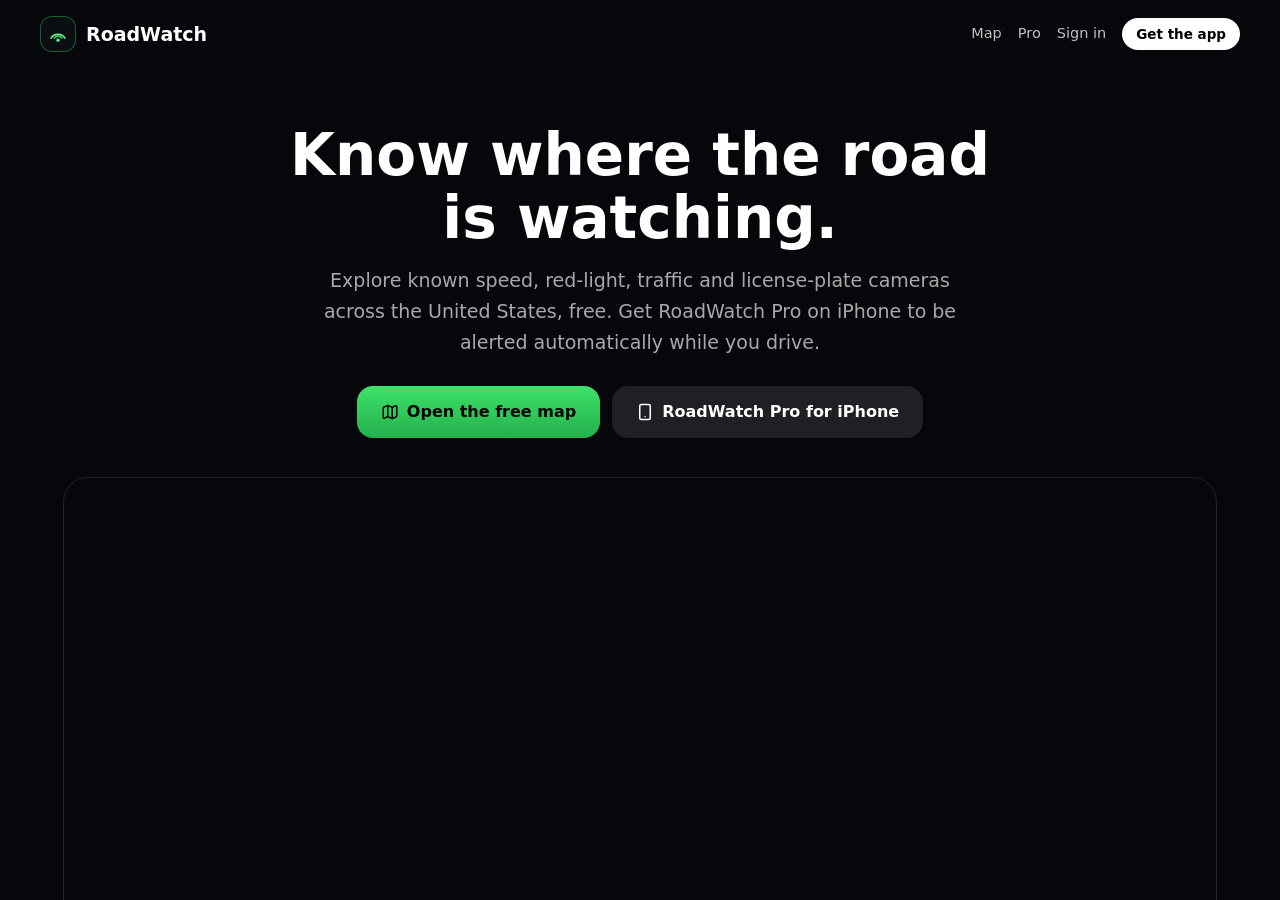
<file: index.html>
<!doctype html>
<html lang="en" class="dark">
  <head>
    <meta charset="UTF-8" />
    <meta name="viewport" content="width=device-width, initial-scale=1.0, viewport-fit=cover, user-scalable=no" />
    <meta name="theme-color" content="#05070a" />
    <meta name="apple-mobile-web-app-capable" content="yes" />
    <link rel="icon" type="image/svg+xml" href="./icon.svg" />
    <title>RoadWatch</title>
    <script type="module" crossorigin src="./assets/index-D1K-uZA_.js"></script>
    <link rel="stylesheet" crossorigin href="./assets/index-CpY6fabo.css">
  </head>
  <body>
    <div id="root"></div>
  </body>
</html>
</file>
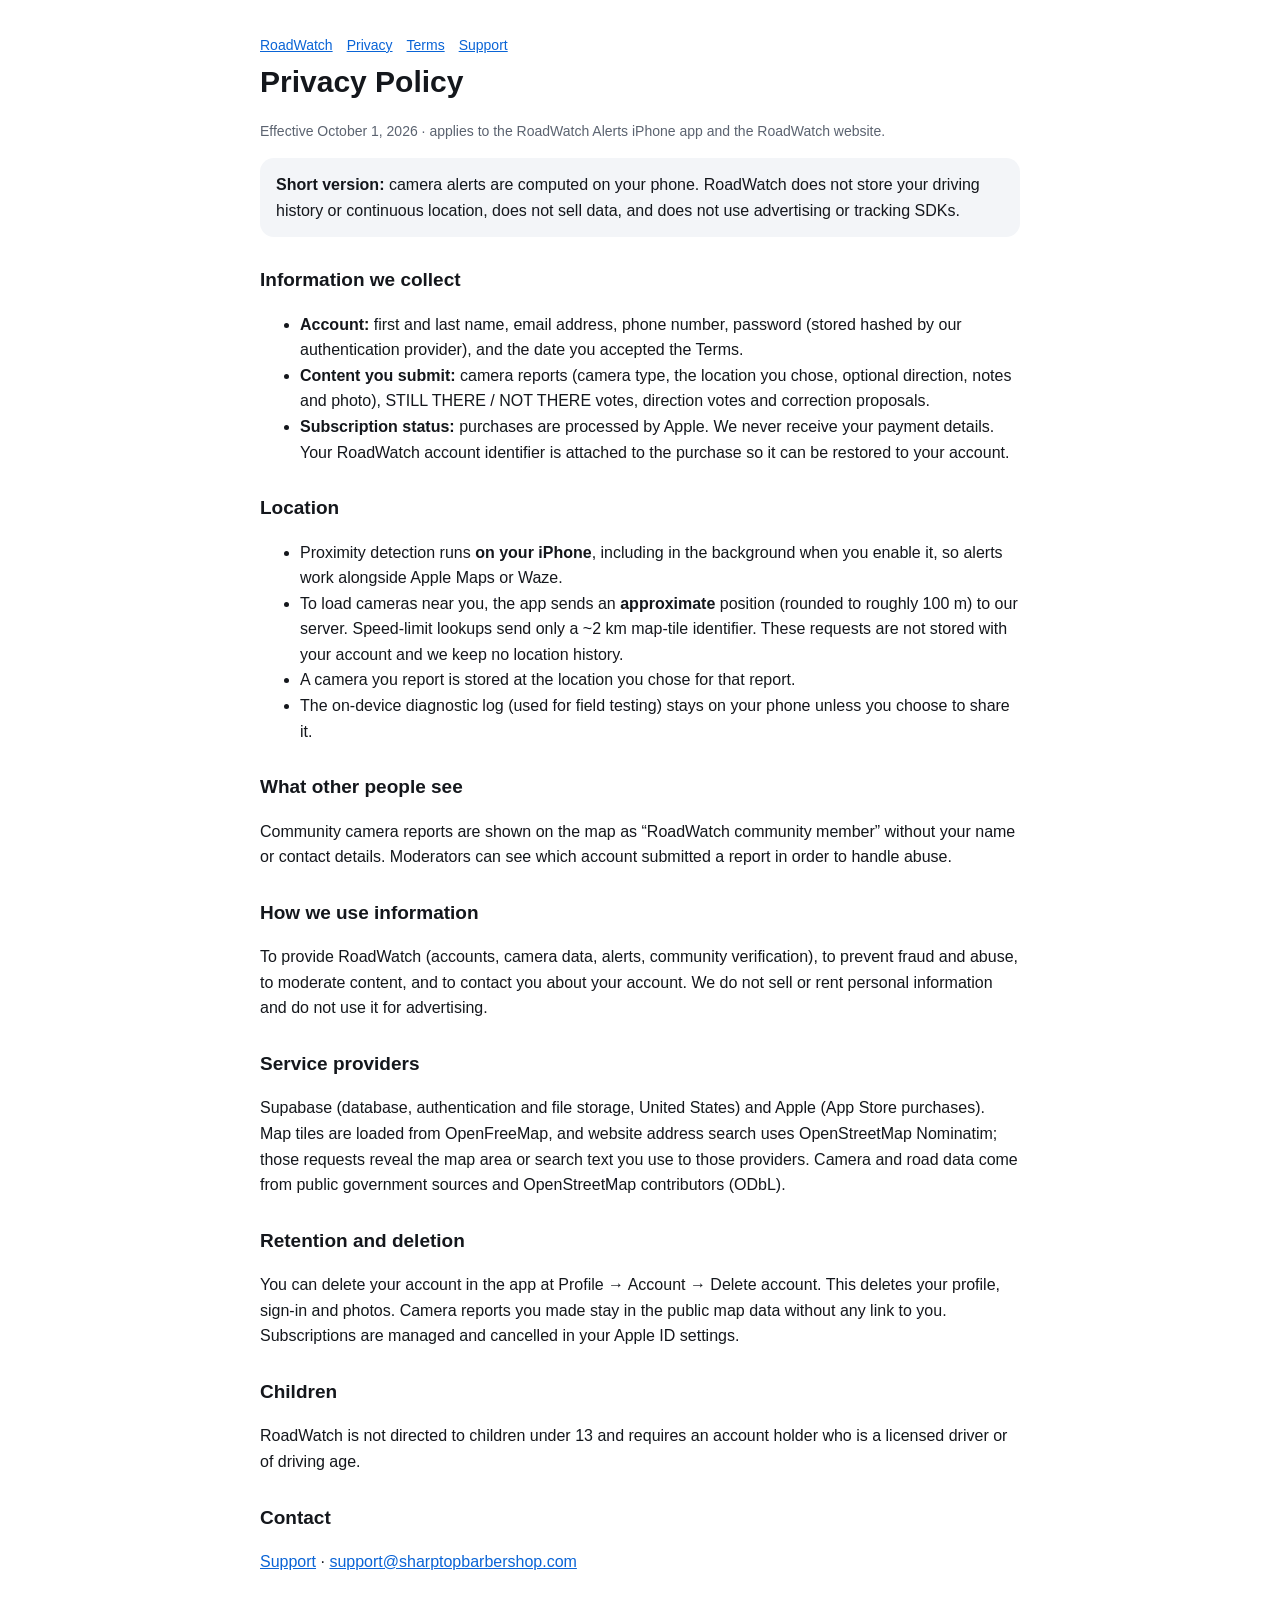
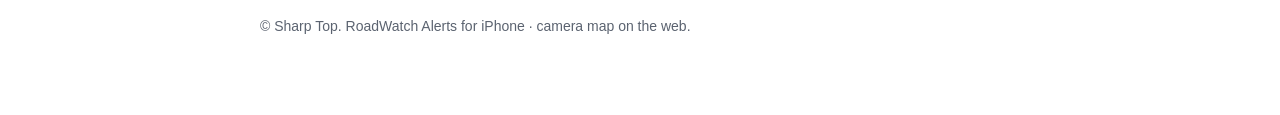
<file: privacy.html>
<!doctype html><html lang="en"><head><meta charset="utf-8"><meta name="viewport" content="width=device-width,initial-scale=1"><title>Privacy Policy · RoadWatch</title>
<style>:root{--bg:#fff;--fg:#14171c;--mute:#5b6370;--link:#0a64d6;--card:#f3f5f8}@media (prefers-color-scheme:dark){:root{--bg:#0b0e13;--fg:#e9edf2;--mute:#9aa3ae;--link:#4ea1ff;--card:#151a21}}
body{margin:0;background:var(--bg);color:var(--fg);font:16px/1.6 -apple-system,BlinkMacSystemFont,"Segoe UI",Roboto,sans-serif}main{max-width:760px;margin:0 auto;padding:32px 16px 64px}
h1{font-size:30px;margin:0 0 4px}h2{font-size:19px;margin:28px 0 6px}p,li{color:var(--fg)}.mute{color:var(--mute);font-size:14px}a{color:var(--link)}.card{background:var(--card);border-radius:14px;padding:14px 16px;margin:16px 0}nav a{margin-right:14px;font-size:14px}</style></head><body><main>
<nav><a href="./">RoadWatch</a><a href="privacy.html">Privacy</a><a href="terms.html">Terms</a><a href="support.html">Support</a></nav>
<h1>Privacy Policy</h1><p class="mute">Effective October 1, 2026 · applies to the RoadWatch Alerts iPhone app and the RoadWatch website.</p>
<div class="card"><b>Short version:</b> camera alerts are computed on your phone. RoadWatch does not store your driving history or continuous location, does not sell data, and does not use advertising or tracking SDKs.</div>
<h2>Information we collect</h2>
<ul><li><b>Account:</b> first and last name, email address, phone number, password (stored hashed by our authentication provider), and the date you accepted the Terms.</li>
<li><b>Content you submit:</b> camera reports (camera type, the location you chose, optional direction, notes and photo), STILL THERE / NOT THERE votes, direction votes and correction proposals.</li>
<li><b>Subscription status:</b> purchases are processed by Apple. We never receive your payment details. Your RoadWatch account identifier is attached to the purchase so it can be restored to your account.</li></ul>
<h2>Location</h2>
<ul><li>Proximity detection runs <b>on your iPhone</b>, including in the background when you enable it, so alerts work alongside Apple Maps or Waze.</li>
<li>To load cameras near you, the app sends an <b>approximate</b> position (rounded to roughly 100 m) to our server. Speed-limit lookups send only a ~2 km map-tile identifier. These requests are not stored with your account and we keep no location history.</li>
<li>A camera you report is stored at the location you chose for that report.</li>
<li>The on-device diagnostic log (used for field testing) stays on your phone unless you choose to share it.</li></ul>
<h2>What other people see</h2><p>Community camera reports are shown on the map as “RoadWatch community member” without your name or contact details. Moderators can see which account submitted a report in order to handle abuse.</p>
<h2>How we use information</h2><p>To provide RoadWatch (accounts, camera data, alerts, community verification), to prevent fraud and abuse, to moderate content, and to contact you about your account. We do not sell or rent personal information and do not use it for advertising.</p>
<h2>Service providers</h2><p>Supabase (database, authentication and file storage, United States) and Apple (App Store purchases). Map tiles are loaded from OpenFreeMap, and website address search uses OpenStreetMap Nominatim; those requests reveal the map area or search text you use to those providers. Camera and road data come from public government sources and OpenStreetMap contributors (ODbL).</p>
<h2>Retention and deletion</h2><p>You can delete your account in the app at Profile → Account → Delete account. This deletes your profile, sign-in and photos. Camera reports you made stay in the public map data without any link to you. Subscriptions are managed and cancelled in your Apple ID settings.</p>
<h2>Children</h2><p>RoadWatch is not directed to children under 13 and requires an account holder who is a licensed driver or of driving age.</p>
<h2>Contact</h2><p><a href="support.html">Support</a> · <a href="mailto:support@sharptopbarbershop.com">support@sharptopbarbershop.com</a></p>
<p class="mute" style="margin-top:40px">© Sharp Top. RoadWatch Alerts for iPhone · camera map on the web.</p></main></body></html>
</file>
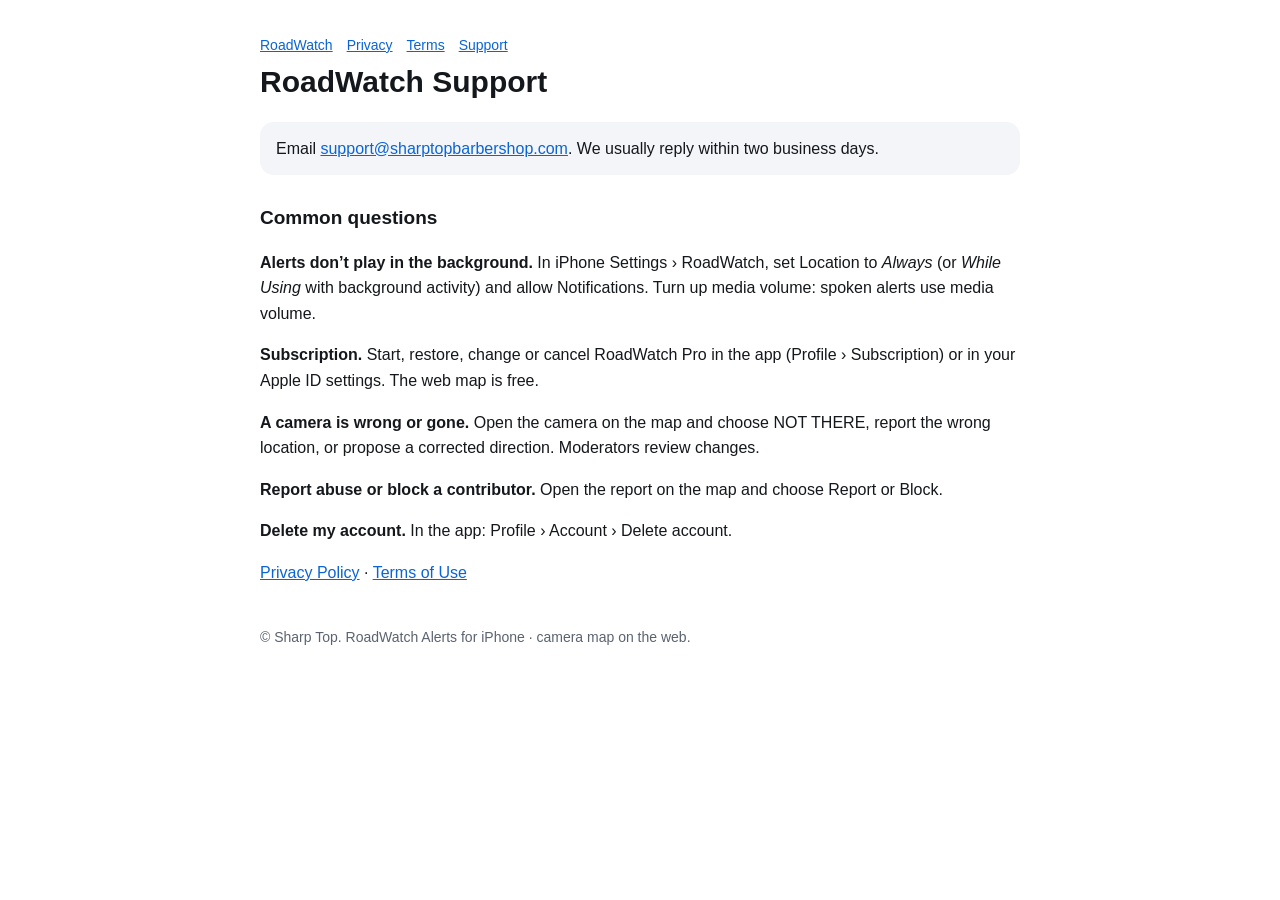
<file: support.html>
<!doctype html><html lang="en"><head><meta charset="utf-8"><meta name="viewport" content="width=device-width,initial-scale=1"><title>Support · RoadWatch</title>
<style>:root{--bg:#fff;--fg:#14171c;--mute:#5b6370;--link:#0a64d6;--card:#f3f5f8}@media (prefers-color-scheme:dark){:root{--bg:#0b0e13;--fg:#e9edf2;--mute:#9aa3ae;--link:#4ea1ff;--card:#151a21}}
body{margin:0;background:var(--bg);color:var(--fg);font:16px/1.6 -apple-system,BlinkMacSystemFont,"Segoe UI",Roboto,sans-serif}main{max-width:760px;margin:0 auto;padding:32px 16px 64px}
h1{font-size:30px;margin:0 0 4px}h2{font-size:19px;margin:28px 0 6px}p,li{color:var(--fg)}.mute{color:var(--mute);font-size:14px}a{color:var(--link)}.card{background:var(--card);border-radius:14px;padding:14px 16px;margin:16px 0}nav a{margin-right:14px;font-size:14px}</style></head><body><main>
<nav><a href="./">RoadWatch</a><a href="privacy.html">Privacy</a><a href="terms.html">Terms</a><a href="support.html">Support</a></nav>
<h1>RoadWatch Support</h1>
<div class="card">Email <a href="mailto:support@sharptopbarbershop.com?subject=RoadWatch%20support">support@sharptopbarbershop.com</a>. We usually reply within two business days.</div>
<h2>Common questions</h2>
<p><b>Alerts don’t play in the background.</b> In iPhone Settings › RoadWatch, set Location to <i>Always</i> (or <i>While Using</i> with background activity) and allow Notifications. Turn up media volume: spoken alerts use media volume.</p>
<p><b>Subscription.</b> Start, restore, change or cancel RoadWatch Pro in the app (Profile › Subscription) or in your Apple ID settings. The web map is free.</p>
<p><b>A camera is wrong or gone.</b> Open the camera on the map and choose NOT THERE, report the wrong location, or propose a corrected direction. Moderators review changes.</p>
<p><b>Report abuse or block a contributor.</b> Open the report on the map and choose Report or Block.</p>
<p><b>Delete my account.</b> In the app: Profile › Account › Delete account.</p>
<p><a href="privacy.html">Privacy Policy</a> · <a href="terms.html">Terms of Use</a></p>
<p class="mute" style="margin-top:40px">© Sharp Top. RoadWatch Alerts for iPhone · camera map on the web.</p></main></body></html>
</file>
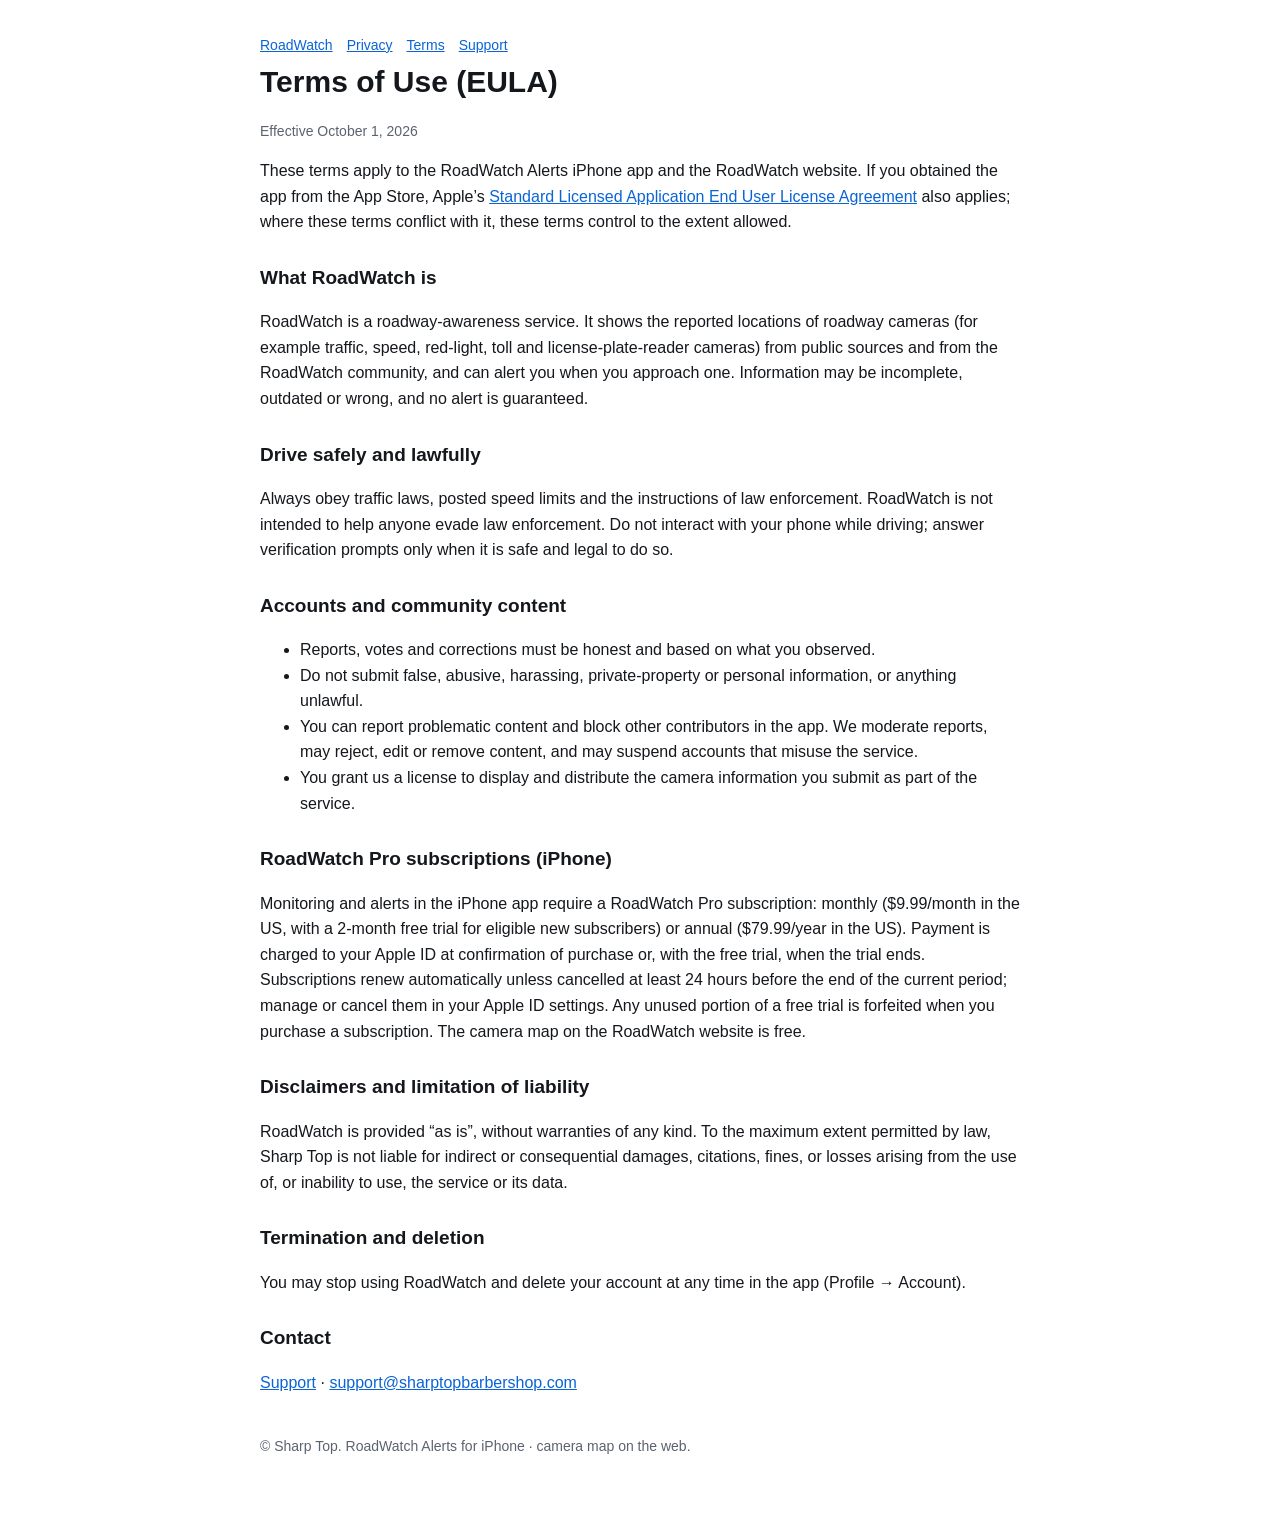
<file: terms.html>
<!doctype html><html lang="en"><head><meta charset="utf-8"><meta name="viewport" content="width=device-width,initial-scale=1"><title>Terms of Use · RoadWatch</title>
<style>:root{--bg:#fff;--fg:#14171c;--mute:#5b6370;--link:#0a64d6;--card:#f3f5f8}@media (prefers-color-scheme:dark){:root{--bg:#0b0e13;--fg:#e9edf2;--mute:#9aa3ae;--link:#4ea1ff;--card:#151a21}}
body{margin:0;background:var(--bg);color:var(--fg);font:16px/1.6 -apple-system,BlinkMacSystemFont,"Segoe UI",Roboto,sans-serif}main{max-width:760px;margin:0 auto;padding:32px 16px 64px}
h1{font-size:30px;margin:0 0 4px}h2{font-size:19px;margin:28px 0 6px}p,li{color:var(--fg)}.mute{color:var(--mute);font-size:14px}a{color:var(--link)}.card{background:var(--card);border-radius:14px;padding:14px 16px;margin:16px 0}nav a{margin-right:14px;font-size:14px}</style></head><body><main>
<nav><a href="./">RoadWatch</a><a href="privacy.html">Privacy</a><a href="terms.html">Terms</a><a href="support.html">Support</a></nav>
<h1>Terms of Use (EULA)</h1><p class="mute">Effective October 1, 2026</p>
<p>These terms apply to the RoadWatch Alerts iPhone app and the RoadWatch website. If you obtained the app from the App Store, Apple’s <a href="https://www.apple.com/legal/internet-services/itunes/dev/stdeula/">Standard Licensed Application End User License Agreement</a> also applies; where these terms conflict with it, these terms control to the extent allowed.</p>
<h2>What RoadWatch is</h2><p>RoadWatch is a roadway-awareness service. It shows the reported locations of roadway cameras (for example traffic, speed, red-light, toll and license-plate-reader cameras) from public sources and from the RoadWatch community, and can alert you when you approach one. Information may be incomplete, outdated or wrong, and no alert is guaranteed.</p>
<h2>Drive safely and lawfully</h2><p>Always obey traffic laws, posted speed limits and the instructions of law enforcement. RoadWatch is not intended to help anyone evade law enforcement. Do not interact with your phone while driving; answer verification prompts only when it is safe and legal to do so.</p>
<h2>Accounts and community content</h2><ul><li>Reports, votes and corrections must be honest and based on what you observed.</li><li>Do not submit false, abusive, harassing, private-property or personal information, or anything unlawful.</li><li>You can report problematic content and block other contributors in the app. We moderate reports, may reject, edit or remove content, and may suspend accounts that misuse the service.</li><li>You grant us a license to display and distribute the camera information you submit as part of the service.</li></ul>
<h2>RoadWatch Pro subscriptions (iPhone)</h2><p>Monitoring and alerts in the iPhone app require a RoadWatch Pro subscription: monthly ($9.99/month in the US, with a 2-month free trial for eligible new subscribers) or annual ($79.99/year in the US). Payment is charged to your Apple ID at confirmation of purchase or, with the free trial, when the trial ends. Subscriptions renew automatically unless cancelled at least 24 hours before the end of the current period; manage or cancel them in your Apple ID settings. Any unused portion of a free trial is forfeited when you purchase a subscription. The camera map on the RoadWatch website is free.</p>
<h2>Disclaimers and limitation of liability</h2><p>RoadWatch is provided “as is”, without warranties of any kind. To the maximum extent permitted by law, Sharp Top is not liable for indirect or consequential damages, citations, fines, or losses arising from the use of, or inability to use, the service or its data.</p>
<h2>Termination and deletion</h2><p>You may stop using RoadWatch and delete your account at any time in the app (Profile → Account).</p>
<h2>Contact</h2><p><a href="support.html">Support</a> · <a href="mailto:support@sharptopbarbershop.com">support@sharptopbarbershop.com</a></p>
<p class="mute" style="margin-top:40px">© Sharp Top. RoadWatch Alerts for iPhone · camera map on the web.</p></main></body></html>
</file>
<file: assets/index-CpY6fabo.css>
.maplibregl-map{font:12px/20px Helvetica Neue,Arial,Helvetica,sans-serif;overflow:hidden;position:relative;-webkit-tap-highlight-color:rgb(0 0 0/0)}.maplibregl-canvas{left:0;position:absolute;top:0}.maplibregl-map:fullscreen{height:100%;width:100%}.maplibregl-ctrl-group button.maplibregl-ctrl-compass{touch-action:none}.maplibregl-canvas-container.maplibregl-interactive,.maplibregl-ctrl-group button.maplibregl-ctrl-compass{cursor:grab;-webkit-user-select:none;-moz-user-select:none;user-select:none}.maplibregl-canvas-container.maplibregl-interactive.maplibregl-track-pointer{cursor:pointer}.maplibregl-canvas-container.maplibregl-interactive:active,.maplibregl-ctrl-group button.maplibregl-ctrl-compass:active{cursor:grabbing}.maplibregl-canvas-container.maplibregl-touch-zoom-rotate,.maplibregl-canvas-container.maplibregl-touch-zoom-rotate .maplibregl-canvas{touch-action:pan-x pan-y}.maplibregl-canvas-container.maplibregl-touch-drag-pan,.maplibregl-canvas-container.maplibregl-touch-drag-pan .maplibregl-canvas{touch-action:pinch-zoom}.maplibregl-canvas-container.maplibregl-touch-zoom-rotate.maplibregl-touch-drag-pan,.maplibregl-canvas-container.maplibregl-touch-zoom-rotate.maplibregl-touch-drag-pan .maplibregl-canvas{touch-action:none}.maplibregl-canvas-container.maplibregl-touch-drag-pan.maplibregl-cooperative-gestures,.maplibregl-canvas-container.maplibregl-touch-drag-pan.maplibregl-cooperative-gestures .maplibregl-canvas{touch-action:pan-x pan-y}.maplibregl-ctrl-bottom-left,.maplibregl-ctrl-bottom-right,.maplibregl-ctrl-top-left,.maplibregl-ctrl-top-right{pointer-events:none;position:absolute;z-index:2}.maplibregl-ctrl-top-left{left:0;top:0}.maplibregl-ctrl-top-right{right:0;top:0}.maplibregl-ctrl-bottom-left{bottom:0;left:0}.maplibregl-ctrl-bottom-right{bottom:0;right:0}.maplibregl-ctrl{clear:both;pointer-events:auto;transform:translate(0)}.maplibregl-ctrl-top-left .maplibregl-ctrl{float:left;margin:10px 0 0 10px}.maplibregl-ctrl-top-right .maplibregl-ctrl{float:right;margin:10px 10px 0 0}.maplibregl-ctrl-bottom-left .maplibregl-ctrl{float:left;margin:0 0 10px 10px}.maplibregl-ctrl-bottom-right .maplibregl-ctrl{float:right;margin:0 10px 10px 0}.maplibregl-ctrl-group{background:#fff;border-radius:4px}.maplibregl-ctrl-group:not(:empty){box-shadow:0 0 0 2px #0000001a}@media(forced-colors:active){.maplibregl-ctrl-group:not(:empty){box-shadow:0 0 0 2px ButtonText}}.maplibregl-ctrl-group button{background-color:transparent;border:0;box-sizing:border-box;cursor:pointer;display:block;height:29px;outline:none;padding:0;width:29px}.maplibregl-ctrl-group button+button{border-top:1px solid #ddd}.maplibregl-ctrl button .maplibregl-ctrl-icon{background-position:50%;background-repeat:no-repeat;display:block;height:100%;width:100%}@media(forced-colors:active){.maplibregl-ctrl-icon{background-color:transparent}.maplibregl-ctrl-group button+button{border-top:1px solid ButtonText}}.maplibregl-ctrl button::-moz-focus-inner{border:0;padding:0}.maplibregl-ctrl-attrib-button:focus,.maplibregl-ctrl-group button:focus{box-shadow:0 0 2px 2px #0096ff}.maplibregl-ctrl button:disabled{cursor:not-allowed}.maplibregl-ctrl button:disabled .maplibregl-ctrl-icon{opacity:.25}@media(hover:hover){.maplibregl-ctrl button:not(:disabled):hover{background-color:#0000000d}}.maplibregl-ctrl button:not(:disabled):active{background-color:#0000000d}.maplibregl-ctrl-group button:focus:focus-visible{box-shadow:0 0 2px 2px #0096ff}.maplibregl-ctrl-group button:focus:not(:focus-visible){box-shadow:none}.maplibregl-ctrl-group button:focus:first-child{border-radius:4px 4px 0 0}.maplibregl-ctrl-group button:focus:last-child{border-radius:0 0 4px 4px}.maplibregl-ctrl-group button:focus:only-child{border-radius:inherit}.maplibregl-ctrl button.maplibregl-ctrl-zoom-out .maplibregl-ctrl-icon{background-image:url("data:image/svg+xml;charset=utf-8,%3Csvg xmlns='http://www.w3.org/2000/svg' width='29' height='29' fill='%23333' viewBox='0 0 29 29'%3E%3Cpath d='M10 13c-.75 0-1.5.75-1.5 1.5S9.25 16 10 16h9c.75 0 1.5-.75 1.5-1.5S19.75 13 19 13z'/%3E%3C/svg%3E")}.maplibregl-ctrl button.maplibregl-ctrl-zoom-in .maplibregl-ctrl-icon{background-image:url("data:image/svg+xml;charset=utf-8,%3Csvg xmlns='http://www.w3.org/2000/svg' width='29' height='29' fill='%23333' viewBox='0 0 29 29'%3E%3Cpath d='M14.5 8.5c-.75 0-1.5.75-1.5 1.5v3h-3c-.75 0-1.5.75-1.5 1.5S9.25 16 10 16h3v3c0 .75.75 1.5 1.5 1.5S16 19.75 16 19v-3h3c.75 0 1.5-.75 1.5-1.5S19.75 13 19 13h-3v-3c0-.75-.75-1.5-1.5-1.5'/%3E%3C/svg%3E")}@media(forced-colors:active){.maplibregl-ctrl button.maplibregl-ctrl-zoom-out .maplibregl-ctrl-icon{background-image:url("data:image/svg+xml;charset=utf-8,%3Csvg xmlns='http://www.w3.org/2000/svg' width='29' height='29' fill='%23fff' viewBox='0 0 29 29'%3E%3Cpath d='M10 13c-.75 0-1.5.75-1.5 1.5S9.25 16 10 16h9c.75 0 1.5-.75 1.5-1.5S19.75 13 19 13z'/%3E%3C/svg%3E")}.maplibregl-ctrl button.maplibregl-ctrl-zoom-in .maplibregl-ctrl-icon{background-image:url("data:image/svg+xml;charset=utf-8,%3Csvg xmlns='http://www.w3.org/2000/svg' width='29' height='29' fill='%23fff' viewBox='0 0 29 29'%3E%3Cpath d='M14.5 8.5c-.75 0-1.5.75-1.5 1.5v3h-3c-.75 0-1.5.75-1.5 1.5S9.25 16 10 16h3v3c0 .75.75 1.5 1.5 1.5S16 19.75 16 19v-3h3c.75 0 1.5-.75 1.5-1.5S19.75 13 19 13h-3v-3c0-.75-.75-1.5-1.5-1.5'/%3E%3C/svg%3E")}}@media(forced-colors:active)and (prefers-color-scheme:light){.maplibregl-ctrl button.maplibregl-ctrl-zoom-out .maplibregl-ctrl-icon{background-image:url("data:image/svg+xml;charset=utf-8,%3Csvg xmlns='http://www.w3.org/2000/svg' width='29' height='29' viewBox='0 0 29 29'%3E%3Cpath d='M10 13c-.75 0-1.5.75-1.5 1.5S9.25 16 10 16h9c.75 0 1.5-.75 1.5-1.5S19.75 13 19 13z'/%3E%3C/svg%3E")}.maplibregl-ctrl button.maplibregl-ctrl-zoom-in .maplibregl-ctrl-icon{background-image:url("data:image/svg+xml;charset=utf-8,%3Csvg xmlns='http://www.w3.org/2000/svg' width='29' height='29' viewBox='0 0 29 29'%3E%3Cpath d='M14.5 8.5c-.75 0-1.5.75-1.5 1.5v3h-3c-.75 0-1.5.75-1.5 1.5S9.25 16 10 16h3v3c0 .75.75 1.5 1.5 1.5S16 19.75 16 19v-3h3c.75 0 1.5-.75 1.5-1.5S19.75 13 19 13h-3v-3c0-.75-.75-1.5-1.5-1.5'/%3E%3C/svg%3E")}}.maplibregl-ctrl button.maplibregl-ctrl-fullscreen .maplibregl-ctrl-icon{background-image:url("data:image/svg+xml;charset=utf-8,%3Csvg xmlns='http://www.w3.org/2000/svg' width='29' height='29' fill='%23333' viewBox='0 0 29 29'%3E%3Cpath d='M24 16v5.5c0 1.75-.75 2.5-2.5 2.5H16v-1l3-1.5-4-5.5 1-1 5.5 4 1.5-3zM6 16l1.5 3 5.5-4 1 1-4 5.5 3 1.5v1H7.5C5.75 24 5 23.25 5 21.5V16zm7-11v1l-3 1.5 4 5.5-1 1-5.5-4L6 13H5V7.5C5 5.75 5.75 5 7.5 5zm11 2.5c0-1.75-.75-2.5-2.5-2.5H16v1l3 1.5-4 5.5 1 1 5.5-4 1.5 3h1z'/%3E%3C/svg%3E")}.maplibregl-ctrl button.maplibregl-ctrl-shrink .maplibregl-ctrl-icon{background-image:url("data:image/svg+xml;charset=utf-8,%3Csvg xmlns='http://www.w3.org/2000/svg' width='29' height='29' viewBox='0 0 29 29'%3E%3Cpath d='M18.5 16c-1.75 0-2.5.75-2.5 2.5V24h1l1.5-3 5.5 4 1-1-4-5.5 3-1.5v-1zM13 18.5c0-1.75-.75-2.5-2.5-2.5H5v1l3 1.5L4 24l1 1 5.5-4 1.5 3h1zm3-8c0 1.75.75 2.5 2.5 2.5H24v-1l-3-1.5L25 5l-1-1-5.5 4L17 5h-1zM10.5 13c1.75 0 2.5-.75 2.5-2.5V5h-1l-1.5 3L5 4 4 5l4 5.5L5 12v1z'/%3E%3C/svg%3E")}@media(forced-colors:active){.maplibregl-ctrl button.maplibregl-ctrl-fullscreen .maplibregl-ctrl-icon{background-image:url("data:image/svg+xml;charset=utf-8,%3Csvg xmlns='http://www.w3.org/2000/svg' width='29' height='29' fill='%23fff' viewBox='0 0 29 29'%3E%3Cpath d='M24 16v5.5c0 1.75-.75 2.5-2.5 2.5H16v-1l3-1.5-4-5.5 1-1 5.5 4 1.5-3zM6 16l1.5 3 5.5-4 1 1-4 5.5 3 1.5v1H7.5C5.75 24 5 23.25 5 21.5V16zm7-11v1l-3 1.5 4 5.5-1 1-5.5-4L6 13H5V7.5C5 5.75 5.75 5 7.5 5zm11 2.5c0-1.75-.75-2.5-2.5-2.5H16v1l3 1.5-4 5.5 1 1 5.5-4 1.5 3h1z'/%3E%3C/svg%3E")}.maplibregl-ctrl button.maplibregl-ctrl-shrink .maplibregl-ctrl-icon{background-image:url("data:image/svg+xml;charset=utf-8,%3Csvg xmlns='http://www.w3.org/2000/svg' width='29' height='29' fill='%23fff' viewBox='0 0 29 29'%3E%3Cpath d='M18.5 16c-1.75 0-2.5.75-2.5 2.5V24h1l1.5-3 5.5 4 1-1-4-5.5 3-1.5v-1zM13 18.5c0-1.75-.75-2.5-2.5-2.5H5v1l3 1.5L4 24l1 1 5.5-4 1.5 3h1zm3-8c0 1.75.75 2.5 2.5 2.5H24v-1l-3-1.5L25 5l-1-1-5.5 4L17 5h-1zM10.5 13c1.75 0 2.5-.75 2.5-2.5V5h-1l-1.5 3L5 4 4 5l4 5.5L5 12v1z'/%3E%3C/svg%3E")}}@media(forced-colors:active)and (prefers-color-scheme:light){.maplibregl-ctrl button.maplibregl-ctrl-fullscreen .maplibregl-ctrl-icon{background-image:url("data:image/svg+xml;charset=utf-8,%3Csvg xmlns='http://www.w3.org/2000/svg' width='29' height='29' viewBox='0 0 29 29'%3E%3Cpath d='M24 16v5.5c0 1.75-.75 2.5-2.5 2.5H16v-1l3-1.5-4-5.5 1-1 5.5 4 1.5-3zM6 16l1.5 3 5.5-4 1 1-4 5.5 3 1.5v1H7.5C5.75 24 5 23.25 5 21.5V16zm7-11v1l-3 1.5 4 5.5-1 1-5.5-4L6 13H5V7.5C5 5.75 5.75 5 7.5 5zm11 2.5c0-1.75-.75-2.5-2.5-2.5H16v1l3 1.5-4 5.5 1 1 5.5-4 1.5 3h1z'/%3E%3C/svg%3E")}.maplibregl-ctrl button.maplibregl-ctrl-shrink .maplibregl-ctrl-icon{background-image:url("data:image/svg+xml;charset=utf-8,%3Csvg xmlns='http://www.w3.org/2000/svg' width='29' height='29' viewBox='0 0 29 29'%3E%3Cpath d='M18.5 16c-1.75 0-2.5.75-2.5 2.5V24h1l1.5-3 5.5 4 1-1-4-5.5 3-1.5v-1zM13 18.5c0-1.75-.75-2.5-2.5-2.5H5v1l3 1.5L4 24l1 1 5.5-4 1.5 3h1zm3-8c0 1.75.75 2.5 2.5 2.5H24v-1l-3-1.5L25 5l-1-1-5.5 4L17 5h-1zM10.5 13c1.75 0 2.5-.75 2.5-2.5V5h-1l-1.5 3L5 4 4 5l4 5.5L5 12v1z'/%3E%3C/svg%3E")}}.maplibregl-ctrl button.maplibregl-ctrl-compass .maplibregl-ctrl-icon{background-image:url("data:image/svg+xml;charset=utf-8,%3Csvg xmlns='http://www.w3.org/2000/svg' width='29' height='29' fill='%23333' viewBox='0 0 29 29'%3E%3Cpath d='m10.5 14 4-8 4 8z'/%3E%3Cpath fill='%23ccc' d='m10.5 16 4 8 4-8z'/%3E%3C/svg%3E")}@media(forced-colors:active){.maplibregl-ctrl button.maplibregl-ctrl-compass .maplibregl-ctrl-icon{background-image:url("data:image/svg+xml;charset=utf-8,%3Csvg xmlns='http://www.w3.org/2000/svg' width='29' height='29' fill='%23fff' viewBox='0 0 29 29'%3E%3Cpath d='m10.5 14 4-8 4 8z'/%3E%3Cpath fill='%23ccc' d='m10.5 16 4 8 4-8z'/%3E%3C/svg%3E")}}@media(forced-colors:active)and (prefers-color-scheme:light){.maplibregl-ctrl button.maplibregl-ctrl-compass .maplibregl-ctrl-icon{background-image:url("data:image/svg+xml;charset=utf-8,%3Csvg xmlns='http://www.w3.org/2000/svg' width='29' height='29' viewBox='0 0 29 29'%3E%3Cpath d='m10.5 14 4-8 4 8z'/%3E%3Cpath fill='%23ccc' d='m10.5 16 4 8 4-8z'/%3E%3C/svg%3E")}}.maplibregl-ctrl button.maplibregl-ctrl-globe .maplibregl-ctrl-icon{background-image:url("data:image/svg+xml;charset=utf-8,%3Csvg xmlns='http://www.w3.org/2000/svg' width='22' height='22' fill='none' stroke='%23333' viewBox='0 0 22 22'%3E%3Ccircle cx='11' cy='11' r='8.5'/%3E%3Cpath d='M17.5 11c0 4.819-3.02 8.5-6.5 8.5S4.5 15.819 4.5 11 7.52 2.5 11 2.5s6.5 3.681 6.5 8.5Z'/%3E%3Cpath d='M13.5 11c0 2.447-.331 4.64-.853 6.206-.262.785-.562 1.384-.872 1.777-.314.399-.58.517-.775.517s-.461-.118-.775-.517c-.31-.393-.61-.992-.872-1.777C8.831 15.64 8.5 13.446 8.5 11s.331-4.64.853-6.206c.262-.785.562-1.384.872-1.777.314-.399.58-.517.775-.517s.461.118.775.517c.31.393.61.992.872 1.777.522 1.565.853 3.76.853 6.206Z'/%3E%3Cpath d='M11 7.5c-1.909 0-3.622-.166-4.845-.428-.616-.132-1.08-.283-1.379-.434a1.3 1.3 0 0 1-.224-.138q.07-.058.224-.138c.299-.151.763-.302 1.379-.434C7.378 5.666 9.091 5.5 11 5.5s3.622.166 4.845.428c.616.132 1.08.283 1.379.434.105.053.177.1.224.138q-.07.058-.224.138c-.299.151-.763.302-1.379.434-1.223.262-2.936.428-4.845.428ZM4.486 6.436ZM11 16.5c-1.909 0-3.622-.166-4.845-.428-.616-.132-1.08-.283-1.379-.434a1.3 1.3 0 0 1-.224-.138 1.3 1.3 0 0 1 .224-.138c.299-.151.763-.302 1.379-.434C7.378 14.666 9.091 14.5 11 14.5s3.622.166 4.845.428c.616.132 1.08.283 1.379.434.105.053.177.1.224.138a1.3 1.3 0 0 1-.224.138c-.299.151-.763.302-1.379.434-1.223.262-2.936.428-4.845.428Zm-6.514-1.064ZM11 12.5c-2.46 0-4.672-.222-6.255-.574-.796-.177-1.406-.38-1.805-.59a1.5 1.5 0 0 1-.39-.272.3.3 0 0 1-.047-.064.3.3 0 0 1 .048-.064c.066-.073.189-.167.389-.272.399-.21 1.009-.413 1.805-.59C6.328 9.722 8.54 9.5 11 9.5s4.672.222 6.256.574c.795.177 1.405.38 1.804.59.2.105.323.2.39.272a.3.3 0 0 1 .047.064.3.3 0 0 1-.048.064 1.4 1.4 0 0 1-.389.272c-.399.21-1.009.413-1.804.59-1.584.352-3.796.574-6.256.574Zm-8.501-1.51v.002zm0 .018v.002zm17.002.002v-.002zm0-.018v-.002z'/%3E%3C/svg%3E")}.maplibregl-ctrl button.maplibregl-ctrl-globe-enabled .maplibregl-ctrl-icon{background-image:url("data:image/svg+xml;charset=utf-8,%3Csvg xmlns='http://www.w3.org/2000/svg' width='22' height='22' fill='none' stroke='%2333b5e5' viewBox='0 0 22 22'%3E%3Ccircle cx='11' cy='11' r='8.5'/%3E%3Cpath d='M17.5 11c0 4.819-3.02 8.5-6.5 8.5S4.5 15.819 4.5 11 7.52 2.5 11 2.5s6.5 3.681 6.5 8.5Z'/%3E%3Cpath d='M13.5 11c0 2.447-.331 4.64-.853 6.206-.262.785-.562 1.384-.872 1.777-.314.399-.58.517-.775.517s-.461-.118-.775-.517c-.31-.393-.61-.992-.872-1.777C8.831 15.64 8.5 13.446 8.5 11s.331-4.64.853-6.206c.262-.785.562-1.384.872-1.777.314-.399.58-.517.775-.517s.461.118.775.517c.31.393.61.992.872 1.777.522 1.565.853 3.76.853 6.206Z'/%3E%3Cpath d='M11 7.5c-1.909 0-3.622-.166-4.845-.428-.616-.132-1.08-.283-1.379-.434a1.3 1.3 0 0 1-.224-.138q.07-.058.224-.138c.299-.151.763-.302 1.379-.434C7.378 5.666 9.091 5.5 11 5.5s3.622.166 4.845.428c.616.132 1.08.283 1.379.434.105.053.177.1.224.138q-.07.058-.224.138c-.299.151-.763.302-1.379.434-1.223.262-2.936.428-4.845.428ZM4.486 6.436ZM11 16.5c-1.909 0-3.622-.166-4.845-.428-.616-.132-1.08-.283-1.379-.434a1.3 1.3 0 0 1-.224-.138 1.3 1.3 0 0 1 .224-.138c.299-.151.763-.302 1.379-.434C7.378 14.666 9.091 14.5 11 14.5s3.622.166 4.845.428c.616.132 1.08.283 1.379.434.105.053.177.1.224.138a1.3 1.3 0 0 1-.224.138c-.299.151-.763.302-1.379.434-1.223.262-2.936.428-4.845.428Zm-6.514-1.064ZM11 12.5c-2.46 0-4.672-.222-6.255-.574-.796-.177-1.406-.38-1.805-.59a1.5 1.5 0 0 1-.39-.272.3.3 0 0 1-.047-.064.3.3 0 0 1 .048-.064c.066-.073.189-.167.389-.272.399-.21 1.009-.413 1.805-.59C6.328 9.722 8.54 9.5 11 9.5s4.672.222 6.256.574c.795.177 1.405.38 1.804.59.2.105.323.2.39.272a.3.3 0 0 1 .047.064.3.3 0 0 1-.048.064 1.4 1.4 0 0 1-.389.272c-.399.21-1.009.413-1.804.59-1.584.352-3.796.574-6.256.574Zm-8.501-1.51v.002zm0 .018v.002zm17.002.002v-.002zm0-.018v-.002z'/%3E%3C/svg%3E")}.maplibregl-ctrl button.maplibregl-ctrl-terrain .maplibregl-ctrl-icon{background-image:url("data:image/svg+xml;charset=utf-8,%3Csvg xmlns='http://www.w3.org/2000/svg' width='22' height='22' fill='%23333' viewBox='0 0 22 22'%3E%3Cpath d='m1.754 13.406 4.453-4.851 3.09 3.09 3.281 3.277.969-.969-3.309-3.312 3.844-4.121 6.148 6.886h1.082v-.855l-7.207-8.07-4.84 5.187L6.169 6.57l-5.48 5.965v.871ZM.688 16.844h20.625v1.375H.688Zm0 0'/%3E%3C/svg%3E")}.maplibregl-ctrl button.maplibregl-ctrl-terrain-enabled .maplibregl-ctrl-icon{background-image:url("data:image/svg+xml;charset=utf-8,%3Csvg xmlns='http://www.w3.org/2000/svg' width='22' height='22' fill='%2333b5e5' viewBox='0 0 22 22'%3E%3Cpath d='m1.754 13.406 4.453-4.851 3.09 3.09 3.281 3.277.969-.969-3.309-3.312 3.844-4.121 6.148 6.886h1.082v-.855l-7.207-8.07-4.84 5.187L6.169 6.57l-5.48 5.965v.871ZM.688 16.844h20.625v1.375H.688Zm0 0'/%3E%3C/svg%3E")}.maplibregl-ctrl button.maplibregl-ctrl-geolocate .maplibregl-ctrl-icon{background-image:url("data:image/svg+xml;charset=utf-8,%3Csvg xmlns='http://www.w3.org/2000/svg' width='29' height='29' fill='%23333' viewBox='0 0 20 20'%3E%3Cpath d='M10 4C9 4 9 5 9 5v.1A5 5 0 0 0 5.1 9H5s-1 0-1 1 1 1 1 1h.1A5 5 0 0 0 9 14.9v.1s0 1 1 1 1-1 1-1v-.1a5 5 0 0 0 3.9-3.9h.1s1 0 1-1-1-1-1-1h-.1A5 5 0 0 0 11 5.1V5s0-1-1-1m0 2.5a3.5 3.5 0 1 1 0 7 3.5 3.5 0 1 1 0-7'/%3E%3Ccircle cx='10' cy='10' r='2'/%3E%3C/svg%3E")}.maplibregl-ctrl button.maplibregl-ctrl-geolocate:disabled .maplibregl-ctrl-icon{background-image:url("data:image/svg+xml;charset=utf-8,%3Csvg xmlns='http://www.w3.org/2000/svg' width='29' height='29' fill='%23aaa' viewBox='0 0 20 20'%3E%3Cpath d='M10 4C9 4 9 5 9 5v.1A5 5 0 0 0 5.1 9H5s-1 0-1 1 1 1 1 1h.1A5 5 0 0 0 9 14.9v.1s0 1 1 1 1-1 1-1v-.1a5 5 0 0 0 3.9-3.9h.1s1 0 1-1-1-1-1-1h-.1A5 5 0 0 0 11 5.1V5s0-1-1-1m0 2.5a3.5 3.5 0 1 1 0 7 3.5 3.5 0 1 1 0-7'/%3E%3Ccircle cx='10' cy='10' r='2'/%3E%3Cpath fill='red' d='m14 5 1 1-9 9-1-1z'/%3E%3C/svg%3E")}.maplibregl-ctrl button.maplibregl-ctrl-geolocate.maplibregl-ctrl-geolocate-active .maplibregl-ctrl-icon{background-image:url("data:image/svg+xml;charset=utf-8,%3Csvg xmlns='http://www.w3.org/2000/svg' width='29' height='29' fill='%2333b5e5' viewBox='0 0 20 20'%3E%3Cpath d='M10 4C9 4 9 5 9 5v.1A5 5 0 0 0 5.1 9H5s-1 0-1 1 1 1 1 1h.1A5 5 0 0 0 9 14.9v.1s0 1 1 1 1-1 1-1v-.1a5 5 0 0 0 3.9-3.9h.1s1 0 1-1-1-1-1-1h-.1A5 5 0 0 0 11 5.1V5s0-1-1-1m0 2.5a3.5 3.5 0 1 1 0 7 3.5 3.5 0 1 1 0-7'/%3E%3Ccircle cx='10' cy='10' r='2'/%3E%3C/svg%3E")}.maplibregl-ctrl button.maplibregl-ctrl-geolocate.maplibregl-ctrl-geolocate-active-error .maplibregl-ctrl-icon{background-image:url("data:image/svg+xml;charset=utf-8,%3Csvg xmlns='http://www.w3.org/2000/svg' width='29' height='29' fill='%23e58978' viewBox='0 0 20 20'%3E%3Cpath d='M10 4C9 4 9 5 9 5v.1A5 5 0 0 0 5.1 9H5s-1 0-1 1 1 1 1 1h.1A5 5 0 0 0 9 14.9v.1s0 1 1 1 1-1 1-1v-.1a5 5 0 0 0 3.9-3.9h.1s1 0 1-1-1-1-1-1h-.1A5 5 0 0 0 11 5.1V5s0-1-1-1m0 2.5a3.5 3.5 0 1 1 0 7 3.5 3.5 0 1 1 0-7'/%3E%3Ccircle cx='10' cy='10' r='2'/%3E%3C/svg%3E")}.maplibregl-ctrl button.maplibregl-ctrl-geolocate.maplibregl-ctrl-geolocate-background .maplibregl-ctrl-icon{background-image:url("data:image/svg+xml;charset=utf-8,%3Csvg xmlns='http://www.w3.org/2000/svg' width='29' height='29' fill='%2333b5e5' viewBox='0 0 20 20'%3E%3Cpath d='M10 4C9 4 9 5 9 5v.1A5 5 0 0 0 5.1 9H5s-1 0-1 1 1 1 1 1h.1A5 5 0 0 0 9 14.9v.1s0 1 1 1 1-1 1-1v-.1a5 5 0 0 0 3.9-3.9h.1s1 0 1-1-1-1-1-1h-.1A5 5 0 0 0 11 5.1V5s0-1-1-1m0 2.5a3.5 3.5 0 1 1 0 7 3.5 3.5 0 1 1 0-7'/%3E%3C/svg%3E")}.maplibregl-ctrl button.maplibregl-ctrl-geolocate.maplibregl-ctrl-geolocate-background-error .maplibregl-ctrl-icon{background-image:url("data:image/svg+xml;charset=utf-8,%3Csvg xmlns='http://www.w3.org/2000/svg' width='29' height='29' fill='%23e54e33' viewBox='0 0 20 20'%3E%3Cpath d='M10 4C9 4 9 5 9 5v.1A5 5 0 0 0 5.1 9H5s-1 0-1 1 1 1 1 1h.1A5 5 0 0 0 9 14.9v.1s0 1 1 1 1-1 1-1v-.1a5 5 0 0 0 3.9-3.9h.1s1 0 1-1-1-1-1-1h-.1A5 5 0 0 0 11 5.1V5s0-1-1-1m0 2.5a3.5 3.5 0 1 1 0 7 3.5 3.5 0 1 1 0-7'/%3E%3C/svg%3E")}.maplibregl-ctrl button.maplibregl-ctrl-geolocate.maplibregl-ctrl-geolocate-waiting .maplibregl-ctrl-icon{animation:maplibregl-spin 2s linear infinite}@media(forced-colors:active){.maplibregl-ctrl button.maplibregl-ctrl-geolocate .maplibregl-ctrl-icon{background-image:url("data:image/svg+xml;charset=utf-8,%3Csvg xmlns='http://www.w3.org/2000/svg' width='29' height='29' fill='%23fff' viewBox='0 0 20 20'%3E%3Cpath d='M10 4C9 4 9 5 9 5v.1A5 5 0 0 0 5.1 9H5s-1 0-1 1 1 1 1 1h.1A5 5 0 0 0 9 14.9v.1s0 1 1 1 1-1 1-1v-.1a5 5 0 0 0 3.9-3.9h.1s1 0 1-1-1-1-1-1h-.1A5 5 0 0 0 11 5.1V5s0-1-1-1m0 2.5a3.5 3.5 0 1 1 0 7 3.5 3.5 0 1 1 0-7'/%3E%3Ccircle cx='10' cy='10' r='2'/%3E%3C/svg%3E")}.maplibregl-ctrl button.maplibregl-ctrl-geolocate:disabled .maplibregl-ctrl-icon{background-image:url("data:image/svg+xml;charset=utf-8,%3Csvg xmlns='http://www.w3.org/2000/svg' width='29' height='29' fill='%23999' viewBox='0 0 20 20'%3E%3Cpath d='M10 4C9 4 9 5 9 5v.1A5 5 0 0 0 5.1 9H5s-1 0-1 1 1 1 1 1h.1A5 5 0 0 0 9 14.9v.1s0 1 1 1 1-1 1-1v-.1a5 5 0 0 0 3.9-3.9h.1s1 0 1-1-1-1-1-1h-.1A5 5 0 0 0 11 5.1V5s0-1-1-1m0 2.5a3.5 3.5 0 1 1 0 7 3.5 3.5 0 1 1 0-7'/%3E%3Ccircle cx='10' cy='10' r='2'/%3E%3Cpath fill='red' d='m14 5 1 1-9 9-1-1z'/%3E%3C/svg%3E")}.maplibregl-ctrl button.maplibregl-ctrl-geolocate.maplibregl-ctrl-geolocate-active .maplibregl-ctrl-icon{background-image:url("data:image/svg+xml;charset=utf-8,%3Csvg xmlns='http://www.w3.org/2000/svg' width='29' height='29' fill='%2333b5e5' viewBox='0 0 20 20'%3E%3Cpath d='M10 4C9 4 9 5 9 5v.1A5 5 0 0 0 5.1 9H5s-1 0-1 1 1 1 1 1h.1A5 5 0 0 0 9 14.9v.1s0 1 1 1 1-1 1-1v-.1a5 5 0 0 0 3.9-3.9h.1s1 0 1-1-1-1-1-1h-.1A5 5 0 0 0 11 5.1V5s0-1-1-1m0 2.5a3.5 3.5 0 1 1 0 7 3.5 3.5 0 1 1 0-7'/%3E%3Ccircle cx='10' cy='10' r='2'/%3E%3C/svg%3E")}.maplibregl-ctrl button.maplibregl-ctrl-geolocate.maplibregl-ctrl-geolocate-active-error .maplibregl-ctrl-icon{background-image:url("data:image/svg+xml;charset=utf-8,%3Csvg xmlns='http://www.w3.org/2000/svg' width='29' height='29' fill='%23e58978' viewBox='0 0 20 20'%3E%3Cpath d='M10 4C9 4 9 5 9 5v.1A5 5 0 0 0 5.1 9H5s-1 0-1 1 1 1 1 1h.1A5 5 0 0 0 9 14.9v.1s0 1 1 1 1-1 1-1v-.1a5 5 0 0 0 3.9-3.9h.1s1 0 1-1-1-1-1-1h-.1A5 5 0 0 0 11 5.1V5s0-1-1-1m0 2.5a3.5 3.5 0 1 1 0 7 3.5 3.5 0 1 1 0-7'/%3E%3Ccircle cx='10' cy='10' r='2'/%3E%3C/svg%3E")}.maplibregl-ctrl button.maplibregl-ctrl-geolocate.maplibregl-ctrl-geolocate-background .maplibregl-ctrl-icon{background-image:url("data:image/svg+xml;charset=utf-8,%3Csvg xmlns='http://www.w3.org/2000/svg' width='29' height='29' fill='%2333b5e5' viewBox='0 0 20 20'%3E%3Cpath d='M10 4C9 4 9 5 9 5v.1A5 5 0 0 0 5.1 9H5s-1 0-1 1 1 1 1 1h.1A5 5 0 0 0 9 14.9v.1s0 1 1 1 1-1 1-1v-.1a5 5 0 0 0 3.9-3.9h.1s1 0 1-1-1-1-1-1h-.1A5 5 0 0 0 11 5.1V5s0-1-1-1m0 2.5a3.5 3.5 0 1 1 0 7 3.5 3.5 0 1 1 0-7'/%3E%3C/svg%3E")}.maplibregl-ctrl button.maplibregl-ctrl-geolocate.maplibregl-ctrl-geolocate-background-error .maplibregl-ctrl-icon{background-image:url("data:image/svg+xml;charset=utf-8,%3Csvg xmlns='http://www.w3.org/2000/svg' width='29' height='29' fill='%23e54e33' viewBox='0 0 20 20'%3E%3Cpath d='M10 4C9 4 9 5 9 5v.1A5 5 0 0 0 5.1 9H5s-1 0-1 1 1 1 1 1h.1A5 5 0 0 0 9 14.9v.1s0 1 1 1 1-1 1-1v-.1a5 5 0 0 0 3.9-3.9h.1s1 0 1-1-1-1-1-1h-.1A5 5 0 0 0 11 5.1V5s0-1-1-1m0 2.5a3.5 3.5 0 1 1 0 7 3.5 3.5 0 1 1 0-7'/%3E%3C/svg%3E")}}@media(forced-colors:active)and (prefers-color-scheme:light){.maplibregl-ctrl button.maplibregl-ctrl-geolocate .maplibregl-ctrl-icon{background-image:url("data:image/svg+xml;charset=utf-8,%3Csvg xmlns='http://www.w3.org/2000/svg' width='29' height='29' viewBox='0 0 20 20'%3E%3Cpath d='M10 4C9 4 9 5 9 5v.1A5 5 0 0 0 5.1 9H5s-1 0-1 1 1 1 1 1h.1A5 5 0 0 0 9 14.9v.1s0 1 1 1 1-1 1-1v-.1a5 5 0 0 0 3.9-3.9h.1s1 0 1-1-1-1-1-1h-.1A5 5 0 0 0 11 5.1V5s0-1-1-1m0 2.5a3.5 3.5 0 1 1 0 7 3.5 3.5 0 1 1 0-7'/%3E%3Ccircle cx='10' cy='10' r='2'/%3E%3C/svg%3E")}.maplibregl-ctrl button.maplibregl-ctrl-geolocate:disabled .maplibregl-ctrl-icon{background-image:url("data:image/svg+xml;charset=utf-8,%3Csvg xmlns='http://www.w3.org/2000/svg' width='29' height='29' fill='%23666' viewBox='0 0 20 20'%3E%3Cpath d='M10 4C9 4 9 5 9 5v.1A5 5 0 0 0 5.1 9H5s-1 0-1 1 1 1 1 1h.1A5 5 0 0 0 9 14.9v.1s0 1 1 1 1-1 1-1v-.1a5 5 0 0 0 3.9-3.9h.1s1 0 1-1-1-1-1-1h-.1A5 5 0 0 0 11 5.1V5s0-1-1-1m0 2.5a3.5 3.5 0 1 1 0 7 3.5 3.5 0 1 1 0-7'/%3E%3Ccircle cx='10' cy='10' r='2'/%3E%3Cpath fill='red' d='m14 5 1 1-9 9-1-1z'/%3E%3C/svg%3E")}}@keyframes maplibregl-spin{0%{transform:rotate(0)}to{transform:rotate(1turn)}}a.maplibregl-ctrl-logo{background-image:url("data:image/svg+xml;charset=utf-8,%3Csvg xmlns='http://www.w3.org/2000/svg' width='88' height='23' fill='none'%3E%3Cpath fill='%23000' fill-opacity='.4' fill-rule='evenodd' d='M17.408 16.796h-1.827l2.501-12.095h.198l3.324 6.533.988 2.19.988-2.19 3.258-6.533h.181l2.6 12.095h-1.81l-1.218-5.644-.362-1.71-.658 1.71-2.929 5.644h-.098l-2.914-5.644-.757-1.71-.345 1.71zm1.958-3.42-.726 3.663a1.255 1.255 0 0 1-1.232 1.011h-1.827a1.255 1.255 0 0 1-1.229-1.509l2.501-12.095a1.255 1.255 0 0 1 1.23-1.001h.197a1.25 1.25 0 0 1 1.12.685l3.19 6.273 3.125-6.263a1.25 1.25 0 0 1 1.123-.695h.181a1.255 1.255 0 0 1 1.227.991l1.443 6.71a5 5 0 0 1 .314-.787l.009-.016a4.6 4.6 0 0 1 1.777-1.887c.782-.46 1.668-.667 2.611-.667a4.6 4.6 0 0 1 1.7.32l.306.134c.21-.16.474-.256.759-.256h1.694a1.255 1.255 0 0 1 1.212.925 1.255 1.255 0 0 1 1.212-.925h1.711c.284 0 .545.094.755.252.613-.3 1.312-.45 2.075-.45 1.356 0 2.557.445 3.482 1.4q.47.48.763 1.064V4.701a1.255 1.255 0 0 1 1.255-1.255h1.86A1.255 1.255 0 0 1 54.44 4.7v9.194h2.217c.19 0 .37.043.532.118v-4.77c0-.356.147-.678.385-.906a2.42 2.42 0 0 1-.682-1.71c0-.665.267-1.253.735-1.7a2.45 2.45 0 0 1 1.722-.674 2.43 2.43 0 0 1 1.705.675q.318.302.504.683V4.7a1.255 1.255 0 0 1 1.255-1.255h1.744A1.255 1.255 0 0 1 65.812 4.7v3.335a4.8 4.8 0 0 1 1.526-.246c.938 0 1.817.214 2.59.69a4.47 4.47 0 0 1 1.67 1.743v-.98a1.255 1.255 0 0 1 1.256-1.256h1.777c.233 0 .451.064.639.174a3.4 3.4 0 0 1 1.567-.372c.346 0 .861.02 1.285.232a1.25 1.25 0 0 1 .689 1.004 4.7 4.7 0 0 1 .853-.588c.795-.44 1.675-.647 2.61-.647 1.385 0 2.65.39 3.525 1.396.836.938 1.168 2.173 1.168 3.528q-.001.515-.056 1.051a1.255 1.255 0 0 1-.947 1.09l.408.952a1.255 1.255 0 0 1-.477 1.552c-.418.268-.92.463-1.458.612-.613.171-1.304.244-2.049.244-1.06 0-2.043-.207-2.886-.698l-.015-.008c-.798-.48-1.419-1.135-1.818-1.963l-.004-.008a5.8 5.8 0 0 1-.548-2.512q0-.429.053-.843a1.3 1.3 0 0 1-.333-.086l-.166-.004c-.223 0-.426.062-.643.228-.03.024-.142.139-.142.59v3.883a1.255 1.255 0 0 1-1.256 1.256h-1.777a1.255 1.255 0 0 1-1.256-1.256V15.69l-.032.057a4.8 4.8 0 0 1-1.86 1.833 5.04 5.04 0 0 1-2.484.634 4.5 4.5 0 0 1-1.935-.424 1.25 1.25 0 0 1-.764.258h-1.71a1.255 1.255 0 0 1-1.256-1.255V7.687a2.4 2.4 0 0 1-.428.625c.253.23.412.561.412.93v7.553a1.255 1.255 0 0 1-1.256 1.255h-1.843a1.25 1.25 0 0 1-.894-.373c-.228.23-.544.373-.894.373H51.32a1.255 1.255 0 0 1-1.256-1.255v-1.251l-.061.117a4.7 4.7 0 0 1-1.782 1.884 4.77 4.77 0 0 1-2.485.67 5.6 5.6 0 0 1-1.485-.188l.009 2.764a1.255 1.255 0 0 1-1.255 1.259h-1.729a1.255 1.255 0 0 1-1.255-1.255v-3.537a1.255 1.255 0 0 1-1.167.793h-1.679a1.25 1.25 0 0 1-.77-.263 4.5 4.5 0 0 1-1.945.429c-.885 0-1.724-.21-2.495-.632l-.017-.01a5 5 0 0 1-1.081-.836 1.255 1.255 0 0 1-1.254 1.312h-1.81a1.255 1.255 0 0 1-1.228-.99l-.782-3.625-2.044 3.939a1.25 1.25 0 0 1-1.115.676h-.098a1.25 1.25 0 0 1-1.116-.68l-2.061-3.994zM35.92 16.63l.207-.114.223-.15q.493-.356.735-.785l.061-.118.033 1.332h1.678V9.242h-1.694l-.033 1.267q-.133-.329-.526-.658l-.032-.028a3.2 3.2 0 0 0-.668-.428l-.27-.12a3.3 3.3 0 0 0-1.235-.23q-1.136-.001-1.974.493a3.36 3.36 0 0 0-1.3 1.382q-.445.89-.444 2.074 0 1.2.51 2.107a3.8 3.8 0 0 0 1.382 1.381 3.9 3.9 0 0 0 1.893.477q.795 0 1.455-.33zm-2.789-5.38q-.576.675-.575 1.762 0 1.102.559 1.794.576.675 1.645.675a2.25 2.25 0 0 0 .934-.19 2.2 2.2 0 0 0 .468-.29l.178-.161a2.2 2.2 0 0 0 .397-.561q.244-.5.244-1.15v-.115q0-.708-.296-1.267l-.043-.077a2.2 2.2 0 0 0-.633-.709l-.13-.086-.047-.028a2.1 2.1 0 0 0-1.073-.285q-1.052 0-1.629.692zm2.316 2.706c.163-.17.28-.407.28-.83v-.114c0-.292-.06-.508-.15-.68a.96.96 0 0 0-.353-.389.85.85 0 0 0-.464-.127c-.4 0-.56.114-.664.239l-.01.012c-.148.174-.275.45-.275.945 0 .506.122.801.27.99.097.11.266.224.68.224.303 0 .504-.09.687-.269zm7.545 1.705a2.6 2.6 0 0 0 .331.423q.319.33.755.548l.173.074q.65.255 1.49.255 1.02 0 1.844-.493a3.45 3.45 0 0 0 1.316-1.4q.493-.904.493-2.089 0-1.909-.988-2.913-.988-1.02-2.584-1.02-.898 0-1.575.347a3 3 0 0 0-.415.262l-.199.166a3.4 3.4 0 0 0-.64.82V9.242h-1.712v11.553h1.729l-.017-5.134zm.53-1.138q.206.29.48.5l.155.11.053.034q.51.296 1.119.297 1.07 0 1.645-.675.577-.69.576-1.762 0-1.119-.576-1.777-.558-.675-1.645-.675-.435 0-.835.16a2 2 0 0 0-.284.136 2 2 0 0 0-.363.254 2.2 2.2 0 0 0-.46.569l-.082.162a2.6 2.6 0 0 0-.213 1.072v.115q0 .707.296 1.267l.135.211zm.964-.818a1.1 1.1 0 0 0 .367.385.94.94 0 0 0 .476.118c.423 0 .59-.117.687-.23.159-.194.28-.478.28-.95 0-.53-.133-.8-.266-.952l-.021-.025c-.078-.094-.231-.221-.68-.221a1 1 0 0 0-.503.135l-.012.007a.86.86 0 0 0-.335.343c-.073.133-.132.324-.132.614v.115a1.4 1.4 0 0 0 .14.66zm15.7-6.222q.347-.346.346-.856a1.05 1.05 0 0 0-.345-.79 1.18 1.18 0 0 0-.84-.329q-.51 0-.855.33a1.05 1.05 0 0 0-.346.79q0 .51.346.855.345.346.856.346.51 0 .839-.346zm4.337 9.314.033-1.332q.191.403.59.747l.098.081a4 4 0 0 0 .316.224l.223.122a3.2 3.2 0 0 0 1.44.322 3.8 3.8 0 0 0 1.875-.477 3.5 3.5 0 0 0 1.382-1.366q.527-.89.526-2.09 0-1.184-.444-2.073a3.24 3.24 0 0 0-1.283-1.399q-.823-.51-1.942-.51a3.5 3.5 0 0 0-1.527.344l-.086.043-.165.09a3 3 0 0 0-.33.214q-.432.315-.656.707a2 2 0 0 0-.099.198l.082-1.283V4.701h-1.744v12.095zm.473-2.509a2.5 2.5 0 0 0 .566.7q.117.098.245.18l.144.08a2.1 2.1 0 0 0 .975.232q1.07 0 1.645-.675.576-.69.576-1.778 0-1.102-.576-1.777-.56-.691-1.645-.692a2.2 2.2 0 0 0-1.015.235q-.22.113-.415.282l-.15.142a2.1 2.1 0 0 0-.42.594q-.223.479-.223 1.1v.115q0 .705.293 1.26zm2.616-.293c.157-.191.28-.479.28-.967 0-.51-.13-.79-.276-.961l-.021-.026c-.082-.1-.232-.225-.67-.225a.87.87 0 0 0-.681.279l-.012.011c-.154.155-.274.38-.274.807v.115c0 .285.057.499.144.669a1.1 1.1 0 0 0 .367.405c.137.082.28.123.455.123.423 0 .59-.118.686-.23zm8.266-3.013q.345-.13.724-.14l.069-.002q.493 0 .642.099l.247-1.794q-.196-.099-.717-.099a2.3 2.3 0 0 0-.545.063 2 2 0 0 0-.411.148 2.2 2.2 0 0 0-.4.249 2.5 2.5 0 0 0-.485.499 2.7 2.7 0 0 0-.32.581l-.05.137v-1.48h-1.778v7.553h1.777v-3.884q0-.546.159-.943a1.5 1.5 0 0 1 .466-.636 2.5 2.5 0 0 1 .399-.253 2 2 0 0 1 .224-.099zm9.784 2.656.05-.922q0-1.743-.856-2.698-.838-.97-2.584-.97-1.119-.001-2.007.493a3.46 3.46 0 0 0-1.4 1.382q-.493.906-.493 2.106 0 1.07.428 1.975.428.89 1.332 1.432.906.526 2.255.526.973 0 1.668-.185l.044-.012.135-.04q.613-.184.984-.421l-.542-1.267q-.3.162-.642.274l-.297.087q-.51.131-1.3.131-.954 0-1.497-.444a1.6 1.6 0 0 1-.192-.193q-.366-.44-.512-1.234l-.004-.021zm-5.427-1.256-.003.022h3.752v-.138q-.011-.727-.288-1.118a1 1 0 0 0-.156-.176q-.46-.428-1.316-.428-.986 0-1.494.604-.379.45-.494 1.234zm-27.053 2.77V4.7h-1.86v12.095h5.333V15.15zm7.103-5.908v7.553h-1.843V9.242h1.843z'/%3E%3Cpath fill='%23fff' d='m19.63 11.151-.757-1.71-.345 1.71-1.12 5.644h-1.827L18.083 4.7h.197l3.325 6.533.988 2.19.988-2.19L26.839 4.7h.181l2.6 12.095h-1.81l-1.218-5.644-.362-1.71-.658 1.71-2.93 5.644h-.098l-2.913-5.644zm14.836 5.81q-1.02 0-1.893-.478a3.8 3.8 0 0 1-1.381-1.382q-.51-.906-.51-2.106 0-1.185.444-2.074a3.36 3.36 0 0 1 1.3-1.382q.839-.494 1.974-.494a3.3 3.3 0 0 1 1.234.231 3.3 3.3 0 0 1 .97.575q.396.33.527.659l.033-1.267h1.694v7.553H37.18l-.033-1.332q-.279.593-1.02 1.053a3.17 3.17 0 0 1-1.662.444zm.296-1.482q.938 0 1.58-.642.642-.66.642-1.711v-.115q0-.708-.296-1.267a2.2 2.2 0 0 0-.807-.872 2.1 2.1 0 0 0-1.119-.313q-1.053 0-1.629.692-.575.675-.575 1.76 0 1.103.559 1.795.577.675 1.645.675zm6.521-6.237h1.711v1.4q.906-1.597 2.83-1.597 1.596 0 2.584 1.02.988 1.005.988 2.914 0 1.185-.493 2.09a3.46 3.46 0 0 1-1.316 1.399 3.5 3.5 0 0 1-1.844.493q-.954 0-1.662-.329a2.67 2.67 0 0 1-1.086-.97l.017 5.134h-1.728zm4.048 6.22q1.07 0 1.645-.674.577-.69.576-1.762 0-1.119-.576-1.777-.558-.675-1.645-.675-.592 0-1.12.296-.51.28-.822.823-.296.527-.296 1.234v.115q0 .708.296 1.267.313.543.823.855.51.296 1.119.297z'/%3E%3Cpath fill='%23e1e3e9' d='M51.325 4.7h1.86v10.45h3.473v1.646h-5.333zm7.12 4.542h1.843v7.553h-1.843zm.905-1.415a1.16 1.16 0 0 1-.856-.346 1.17 1.17 0 0 1-.346-.856 1.05 1.05 0 0 1 .346-.79q.346-.329.856-.329.494 0 .839.33a1.05 1.05 0 0 1 .345.79 1.16 1.16 0 0 1-.345.855q-.33.346-.84.346zm7.875 9.133a3.17 3.17 0 0 1-1.662-.444q-.723-.46-1.004-1.053l-.033 1.332h-1.71V4.701h1.743v4.657l-.082 1.283q.279-.658 1.086-1.119a3.5 3.5 0 0 1 1.778-.477q1.119 0 1.942.51a3.24 3.24 0 0 1 1.283 1.4q.445.888.444 2.072 0 1.201-.526 2.09a3.5 3.5 0 0 1-1.382 1.366 3.8 3.8 0 0 1-1.876.477zm-.296-1.481q1.069 0 1.645-.675.577-.69.577-1.778 0-1.102-.577-1.776-.56-.691-1.645-.692a2.12 2.12 0 0 0-1.58.659q-.642.641-.642 1.694v.115q0 .71.296 1.267a2.4 2.4 0 0 0 .807.872 2.1 2.1 0 0 0 1.119.313zm5.927-6.237h1.777v1.481q.263-.757.856-1.217a2.14 2.14 0 0 1 1.349-.46q.527 0 .724.098l-.247 1.794q-.149-.099-.642-.099-.774 0-1.416.494-.626.493-.626 1.58v3.883h-1.777V9.242zm9.534 7.718q-1.35 0-2.255-.526-.904-.543-1.332-1.432a4.6 4.6 0 0 1-.428-1.975q0-1.2.493-2.106a3.46 3.46 0 0 1 1.4-1.382q.889-.495 2.007-.494 1.744 0 2.584.97.855.956.856 2.7 0 .444-.05.92h-5.43q.18 1.005.708 1.45.542.443 1.497.443.79 0 1.3-.131a4 4 0 0 0 .938-.362l.542 1.267q-.411.263-1.119.46-.708.198-1.711.197zm1.596-4.558q.016-1.02-.444-1.432-.46-.428-1.316-.428-1.728 0-1.991 1.86z'/%3E%3Cpath d='M5.074 15.948a.484.657 0 0 0-.486.659v1.84a.484.657 0 0 0 .486.659h4.101a.484.657 0 0 0 .486-.659v-1.84a.484.657 0 0 0-.486-.659zm3.56 1.16H5.617v.838h3.017z' style='fill:%23fff;fill-rule:evenodd;stroke-width:1.03600001'/%3E%3Cg style='stroke-width:1.12603545'%3E%3Cpath d='M-9.408-1.416c-3.833-.025-7.056 2.912-7.08 6.615-.02 3.08 1.653 4.832 3.107 6.268.903.892 1.721 1.74 2.32 2.902l-.525-.004c-.543-.003-.992.304-1.24.639a1.87 1.87 0 0 0-.362 1.121l-.011 1.877c-.003.402.104.787.347 1.125.244.338.688.653 1.23.656l4.142.028c.542.003.99-.306 1.238-.641a1.87 1.87 0 0 0 .363-1.121l.012-1.875a1.87 1.87 0 0 0-.348-1.127c-.243-.338-.688-.653-1.23-.656l-.518-.004c.597-1.145 1.425-1.983 2.348-2.87 1.473-1.414 3.18-3.149 3.2-6.226-.016-3.59-2.923-6.684-6.993-6.707m-.006 1.1v.002c3.274.02 5.92 2.532 5.9 5.6-.017 2.706-1.39 4.026-2.863 5.44-1.034.994-2.118 2.033-2.814 3.633-.018.041-.052.055-.075.065q-.013.004-.02.01a.34.34 0 0 1-.226.084.34.34 0 0 1-.224-.086l-.092-.077c-.699-1.615-1.768-2.669-2.781-3.67-1.454-1.435-2.797-2.762-2.78-5.478.02-3.067 2.7-5.545 5.975-5.523m-.02 2.826c-1.62-.01-2.944 1.315-2.955 2.96-.01 1.646 1.295 2.988 2.916 2.999h.002c1.621.01 2.943-1.316 2.953-2.961.011-1.646-1.294-2.988-2.916-2.998m-.005 1.1c1.017.006 1.829.83 1.822 1.89s-.83 1.874-1.848 1.867c-1.018-.006-1.829-.83-1.822-1.89s.83-1.874 1.848-1.868m-2.155 11.857 4.14.025c.271.002.49.305.487.676l-.013 1.875c-.003.37-.224.67-.495.668l-4.14-.025c-.27-.002-.487-.306-.485-.676l.012-1.875c.003-.37.224-.67.494-.668' style='color:%23000;font-style:normal;font-variant:normal;font-weight:400;font-stretch:normal;font-size:medium;line-height:normal;font-family:sans-serif;font-variant-ligatures:normal;font-variant-position:normal;font-variant-caps:normal;font-variant-numeric:normal;font-variant-alternates:normal;font-feature-settings:normal;text-indent:0;text-align:start;text-decoration:none;text-decoration-line:none;text-decoration-style:solid;text-decoration-color:%23000;letter-spacing:normal;word-spacing:normal;text-transform:none;writing-mode:lr-tb;direction:ltr;text-orientation:mixed;dominant-baseline:auto;baseline-shift:baseline;text-anchor:start;white-space:normal;shape-padding:0;clip-rule:evenodd;display:inline;overflow:visible;visibility:visible;opacity:1;isolation:auto;mix-blend-mode:normal;color-interpolation:sRGB;color-interpolation-filters:linearRGB;solid-color:%23000;solid-opacity:1;vector-effect:none;fill:%23000;fill-opacity:.4;fill-rule:evenodd;stroke:none;stroke-width:2.47727823;stroke-linecap:butt;stroke-linejoin:miter;stroke-miterlimit:4;stroke-dasharray:none;stroke-dashoffset:0;stroke-opacity:1;color-rendering:auto;image-rendering:auto;shape-rendering:auto;text-rendering:auto' transform='translate(15.553 2.85)scale(.88807)'/%3E%3Cpath d='M-9.415-.316C-12.69-.338-15.37 2.14-15.39 5.207c-.017 2.716 1.326 4.041 2.78 5.477 1.013 1 2.081 2.055 2.78 3.67l.092.076a.34.34 0 0 0 .225.086.34.34 0 0 0 .227-.083l.019-.01c.022-.009.057-.024.074-.064.697-1.6 1.78-2.64 2.814-3.634 1.473-1.414 2.847-2.733 2.864-5.44.02-3.067-2.627-5.58-5.901-5.601m-.057 8.784c1.621.011 2.944-1.315 2.955-2.96.01-1.646-1.295-2.988-2.916-2.999-1.622-.01-2.945 1.315-2.955 2.96s1.295 2.989 2.916 3' style='clip-rule:evenodd;fill:%23e1e3e9;fill-opacity:1;fill-rule:evenodd;stroke:none;stroke-width:2.47727823;stroke-miterlimit:4;stroke-dasharray:none;stroke-opacity:.4' transform='translate(15.553 2.85)scale(.88807)'/%3E%3Cpath d='M-11.594 15.465c-.27-.002-.492.297-.494.668l-.012 1.876c-.003.371.214.673.485.675l4.14.027c.271.002.492-.298.495-.668l.012-1.877c.003-.37-.215-.672-.485-.674z' style='clip-rule:evenodd;fill:%23fff;fill-opacity:1;fill-rule:evenodd;stroke:none;stroke-width:2.47727823;stroke-miterlimit:4;stroke-dasharray:none;stroke-opacity:.4' transform='translate(15.553 2.85)scale(.88807)'/%3E%3C/g%3E%3C/svg%3E");background-repeat:no-repeat;cursor:pointer;display:block;height:23px;margin:0 0 -4px -4px;overflow:hidden;width:88px}a.maplibregl-ctrl-logo.maplibregl-compact{width:14px}@media(forced-colors:active){a.maplibregl-ctrl-logo{background-color:transparent;background-image:url("data:image/svg+xml;charset=utf-8,%3Csvg xmlns='http://www.w3.org/2000/svg' width='88' height='23' fill='none'%3E%3Cpath fill='%23000' fill-opacity='.4' fill-rule='evenodd' d='M17.408 16.796h-1.827l2.501-12.095h.198l3.324 6.533.988 2.19.988-2.19 3.258-6.533h.181l2.6 12.095h-1.81l-1.218-5.644-.362-1.71-.658 1.71-2.929 5.644h-.098l-2.914-5.644-.757-1.71-.345 1.71zm1.958-3.42-.726 3.663a1.255 1.255 0 0 1-1.232 1.011h-1.827a1.255 1.255 0 0 1-1.229-1.509l2.501-12.095a1.255 1.255 0 0 1 1.23-1.001h.197a1.25 1.25 0 0 1 1.12.685l3.19 6.273 3.125-6.263a1.25 1.25 0 0 1 1.123-.695h.181a1.255 1.255 0 0 1 1.227.991l1.443 6.71a5 5 0 0 1 .314-.787l.009-.016a4.6 4.6 0 0 1 1.777-1.887c.782-.46 1.668-.667 2.611-.667a4.6 4.6 0 0 1 1.7.32l.306.134c.21-.16.474-.256.759-.256h1.694a1.255 1.255 0 0 1 1.212.925 1.255 1.255 0 0 1 1.212-.925h1.711c.284 0 .545.094.755.252.613-.3 1.312-.45 2.075-.45 1.356 0 2.557.445 3.482 1.4q.47.48.763 1.064V4.701a1.255 1.255 0 0 1 1.255-1.255h1.86A1.255 1.255 0 0 1 54.44 4.7v9.194h2.217c.19 0 .37.043.532.118v-4.77c0-.356.147-.678.385-.906a2.42 2.42 0 0 1-.682-1.71c0-.665.267-1.253.735-1.7a2.45 2.45 0 0 1 1.722-.674 2.43 2.43 0 0 1 1.705.675q.318.302.504.683V4.7a1.255 1.255 0 0 1 1.255-1.255h1.744A1.255 1.255 0 0 1 65.812 4.7v3.335a4.8 4.8 0 0 1 1.526-.246c.938 0 1.817.214 2.59.69a4.47 4.47 0 0 1 1.67 1.743v-.98a1.255 1.255 0 0 1 1.256-1.256h1.777c.233 0 .451.064.639.174a3.4 3.4 0 0 1 1.567-.372c.346 0 .861.02 1.285.232a1.25 1.25 0 0 1 .689 1.004 4.7 4.7 0 0 1 .853-.588c.795-.44 1.675-.647 2.61-.647 1.385 0 2.65.39 3.525 1.396.836.938 1.168 2.173 1.168 3.528q-.001.515-.056 1.051a1.255 1.255 0 0 1-.947 1.09l.408.952a1.255 1.255 0 0 1-.477 1.552c-.418.268-.92.463-1.458.612-.613.171-1.304.244-2.049.244-1.06 0-2.043-.207-2.886-.698l-.015-.008c-.798-.48-1.419-1.135-1.818-1.963l-.004-.008a5.8 5.8 0 0 1-.548-2.512q0-.429.053-.843a1.3 1.3 0 0 1-.333-.086l-.166-.004c-.223 0-.426.062-.643.228-.03.024-.142.139-.142.59v3.883a1.255 1.255 0 0 1-1.256 1.256h-1.777a1.255 1.255 0 0 1-1.256-1.256V15.69l-.032.057a4.8 4.8 0 0 1-1.86 1.833 5.04 5.04 0 0 1-2.484.634 4.5 4.5 0 0 1-1.935-.424 1.25 1.25 0 0 1-.764.258h-1.71a1.255 1.255 0 0 1-1.256-1.255V7.687a2.4 2.4 0 0 1-.428.625c.253.23.412.561.412.93v7.553a1.255 1.255 0 0 1-1.256 1.255h-1.843a1.25 1.25 0 0 1-.894-.373c-.228.23-.544.373-.894.373H51.32a1.255 1.255 0 0 1-1.256-1.255v-1.251l-.061.117a4.7 4.7 0 0 1-1.782 1.884 4.77 4.77 0 0 1-2.485.67 5.6 5.6 0 0 1-1.485-.188l.009 2.764a1.255 1.255 0 0 1-1.255 1.259h-1.729a1.255 1.255 0 0 1-1.255-1.255v-3.537a1.255 1.255 0 0 1-1.167.793h-1.679a1.25 1.25 0 0 1-.77-.263 4.5 4.5 0 0 1-1.945.429c-.885 0-1.724-.21-2.495-.632l-.017-.01a5 5 0 0 1-1.081-.836 1.255 1.255 0 0 1-1.254 1.312h-1.81a1.255 1.255 0 0 1-1.228-.99l-.782-3.625-2.044 3.939a1.25 1.25 0 0 1-1.115.676h-.098a1.25 1.25 0 0 1-1.116-.68l-2.061-3.994zM35.92 16.63l.207-.114.223-.15q.493-.356.735-.785l.061-.118.033 1.332h1.678V9.242h-1.694l-.033 1.267q-.133-.329-.526-.658l-.032-.028a3.2 3.2 0 0 0-.668-.428l-.27-.12a3.3 3.3 0 0 0-1.235-.23q-1.136-.001-1.974.493a3.36 3.36 0 0 0-1.3 1.382q-.445.89-.444 2.074 0 1.2.51 2.107a3.8 3.8 0 0 0 1.382 1.381 3.9 3.9 0 0 0 1.893.477q.795 0 1.455-.33zm-2.789-5.38q-.576.675-.575 1.762 0 1.102.559 1.794.576.675 1.645.675a2.25 2.25 0 0 0 .934-.19 2.2 2.2 0 0 0 .468-.29l.178-.161a2.2 2.2 0 0 0 .397-.561q.244-.5.244-1.15v-.115q0-.708-.296-1.267l-.043-.077a2.2 2.2 0 0 0-.633-.709l-.13-.086-.047-.028a2.1 2.1 0 0 0-1.073-.285q-1.052 0-1.629.692zm2.316 2.706c.163-.17.28-.407.28-.83v-.114c0-.292-.06-.508-.15-.68a.96.96 0 0 0-.353-.389.85.85 0 0 0-.464-.127c-.4 0-.56.114-.664.239l-.01.012c-.148.174-.275.45-.275.945 0 .506.122.801.27.99.097.11.266.224.68.224.303 0 .504-.09.687-.269zm7.545 1.705a2.6 2.6 0 0 0 .331.423q.319.33.755.548l.173.074q.65.255 1.49.255 1.02 0 1.844-.493a3.45 3.45 0 0 0 1.316-1.4q.493-.904.493-2.089 0-1.909-.988-2.913-.988-1.02-2.584-1.02-.898 0-1.575.347a3 3 0 0 0-.415.262l-.199.166a3.4 3.4 0 0 0-.64.82V9.242h-1.712v11.553h1.729l-.017-5.134zm.53-1.138q.206.29.48.5l.155.11.053.034q.51.296 1.119.297 1.07 0 1.645-.675.577-.69.576-1.762 0-1.119-.576-1.777-.558-.675-1.645-.675-.435 0-.835.16a2 2 0 0 0-.284.136 2 2 0 0 0-.363.254 2.2 2.2 0 0 0-.46.569l-.082.162a2.6 2.6 0 0 0-.213 1.072v.115q0 .707.296 1.267l.135.211zm.964-.818a1.1 1.1 0 0 0 .367.385.94.94 0 0 0 .476.118c.423 0 .59-.117.687-.23.159-.194.28-.478.28-.95 0-.53-.133-.8-.266-.952l-.021-.025c-.078-.094-.231-.221-.68-.221a1 1 0 0 0-.503.135l-.012.007a.86.86 0 0 0-.335.343c-.073.133-.132.324-.132.614v.115a1.4 1.4 0 0 0 .14.66zm15.7-6.222q.347-.346.346-.856a1.05 1.05 0 0 0-.345-.79 1.18 1.18 0 0 0-.84-.329q-.51 0-.855.33a1.05 1.05 0 0 0-.346.79q0 .51.346.855.345.346.856.346.51 0 .839-.346zm4.337 9.314.033-1.332q.191.403.59.747l.098.081a4 4 0 0 0 .316.224l.223.122a3.2 3.2 0 0 0 1.44.322 3.8 3.8 0 0 0 1.875-.477 3.5 3.5 0 0 0 1.382-1.366q.527-.89.526-2.09 0-1.184-.444-2.073a3.24 3.24 0 0 0-1.283-1.399q-.823-.51-1.942-.51a3.5 3.5 0 0 0-1.527.344l-.086.043-.165.09a3 3 0 0 0-.33.214q-.432.315-.656.707a2 2 0 0 0-.099.198l.082-1.283V4.701h-1.744v12.095zm.473-2.509a2.5 2.5 0 0 0 .566.7q.117.098.245.18l.144.08a2.1 2.1 0 0 0 .975.232q1.07 0 1.645-.675.576-.69.576-1.778 0-1.102-.576-1.777-.56-.691-1.645-.692a2.2 2.2 0 0 0-1.015.235q-.22.113-.415.282l-.15.142a2.1 2.1 0 0 0-.42.594q-.223.479-.223 1.1v.115q0 .705.293 1.26zm2.616-.293c.157-.191.28-.479.28-.967 0-.51-.13-.79-.276-.961l-.021-.026c-.082-.1-.232-.225-.67-.225a.87.87 0 0 0-.681.279l-.012.011c-.154.155-.274.38-.274.807v.115c0 .285.057.499.144.669a1.1 1.1 0 0 0 .367.405c.137.082.28.123.455.123.423 0 .59-.118.686-.23zm8.266-3.013q.345-.13.724-.14l.069-.002q.493 0 .642.099l.247-1.794q-.196-.099-.717-.099a2.3 2.3 0 0 0-.545.063 2 2 0 0 0-.411.148 2.2 2.2 0 0 0-.4.249 2.5 2.5 0 0 0-.485.499 2.7 2.7 0 0 0-.32.581l-.05.137v-1.48h-1.778v7.553h1.777v-3.884q0-.546.159-.943a1.5 1.5 0 0 1 .466-.636 2.5 2.5 0 0 1 .399-.253 2 2 0 0 1 .224-.099zm9.784 2.656.05-.922q0-1.743-.856-2.698-.838-.97-2.584-.97-1.119-.001-2.007.493a3.46 3.46 0 0 0-1.4 1.382q-.493.906-.493 2.106 0 1.07.428 1.975.428.89 1.332 1.432.906.526 2.255.526.973 0 1.668-.185l.044-.012.135-.04q.613-.184.984-.421l-.542-1.267q-.3.162-.642.274l-.297.087q-.51.131-1.3.131-.954 0-1.497-.444a1.6 1.6 0 0 1-.192-.193q-.366-.44-.512-1.234l-.004-.021zm-5.427-1.256-.003.022h3.752v-.138q-.011-.727-.288-1.118a1 1 0 0 0-.156-.176q-.46-.428-1.316-.428-.986 0-1.494.604-.379.45-.494 1.234zm-27.053 2.77V4.7h-1.86v12.095h5.333V15.15zm7.103-5.908v7.553h-1.843V9.242h1.843z'/%3E%3Cpath fill='%23fff' d='m19.63 11.151-.757-1.71-.345 1.71-1.12 5.644h-1.827L18.083 4.7h.197l3.325 6.533.988 2.19.988-2.19L26.839 4.7h.181l2.6 12.095h-1.81l-1.218-5.644-.362-1.71-.658 1.71-2.93 5.644h-.098l-2.913-5.644zm14.836 5.81q-1.02 0-1.893-.478a3.8 3.8 0 0 1-1.381-1.382q-.51-.906-.51-2.106 0-1.185.444-2.074a3.36 3.36 0 0 1 1.3-1.382q.839-.494 1.974-.494a3.3 3.3 0 0 1 1.234.231 3.3 3.3 0 0 1 .97.575q.396.33.527.659l.033-1.267h1.694v7.553H37.18l-.033-1.332q-.279.593-1.02 1.053a3.17 3.17 0 0 1-1.662.444zm.296-1.482q.938 0 1.58-.642.642-.66.642-1.711v-.115q0-.708-.296-1.267a2.2 2.2 0 0 0-.807-.872 2.1 2.1 0 0 0-1.119-.313q-1.053 0-1.629.692-.575.675-.575 1.76 0 1.103.559 1.795.577.675 1.645.675zm6.521-6.237h1.711v1.4q.906-1.597 2.83-1.597 1.596 0 2.584 1.02.988 1.005.988 2.914 0 1.185-.493 2.09a3.46 3.46 0 0 1-1.316 1.399 3.5 3.5 0 0 1-1.844.493q-.954 0-1.662-.329a2.67 2.67 0 0 1-1.086-.97l.017 5.134h-1.728zm4.048 6.22q1.07 0 1.645-.674.577-.69.576-1.762 0-1.119-.576-1.777-.558-.675-1.645-.675-.592 0-1.12.296-.51.28-.822.823-.296.527-.296 1.234v.115q0 .708.296 1.267.313.543.823.855.51.296 1.119.297z'/%3E%3Cpath fill='%23e1e3e9' d='M51.325 4.7h1.86v10.45h3.473v1.646h-5.333zm7.12 4.542h1.843v7.553h-1.843zm.905-1.415a1.16 1.16 0 0 1-.856-.346 1.17 1.17 0 0 1-.346-.856 1.05 1.05 0 0 1 .346-.79q.346-.329.856-.329.494 0 .839.33a1.05 1.05 0 0 1 .345.79 1.16 1.16 0 0 1-.345.855q-.33.346-.84.346zm7.875 9.133a3.17 3.17 0 0 1-1.662-.444q-.723-.46-1.004-1.053l-.033 1.332h-1.71V4.701h1.743v4.657l-.082 1.283q.279-.658 1.086-1.119a3.5 3.5 0 0 1 1.778-.477q1.119 0 1.942.51a3.24 3.24 0 0 1 1.283 1.4q.445.888.444 2.072 0 1.201-.526 2.09a3.5 3.5 0 0 1-1.382 1.366 3.8 3.8 0 0 1-1.876.477zm-.296-1.481q1.069 0 1.645-.675.577-.69.577-1.778 0-1.102-.577-1.776-.56-.691-1.645-.692a2.12 2.12 0 0 0-1.58.659q-.642.641-.642 1.694v.115q0 .71.296 1.267a2.4 2.4 0 0 0 .807.872 2.1 2.1 0 0 0 1.119.313zm5.927-6.237h1.777v1.481q.263-.757.856-1.217a2.14 2.14 0 0 1 1.349-.46q.527 0 .724.098l-.247 1.794q-.149-.099-.642-.099-.774 0-1.416.494-.626.493-.626 1.58v3.883h-1.777V9.242zm9.534 7.718q-1.35 0-2.255-.526-.904-.543-1.332-1.432a4.6 4.6 0 0 1-.428-1.975q0-1.2.493-2.106a3.46 3.46 0 0 1 1.4-1.382q.889-.495 2.007-.494 1.744 0 2.584.97.855.956.856 2.7 0 .444-.05.92h-5.43q.18 1.005.708 1.45.542.443 1.497.443.79 0 1.3-.131a4 4 0 0 0 .938-.362l.542 1.267q-.411.263-1.119.46-.708.198-1.711.197zm1.596-4.558q.016-1.02-.444-1.432-.46-.428-1.316-.428-1.728 0-1.991 1.86z'/%3E%3Cpath d='M5.074 15.948a.484.657 0 0 0-.486.659v1.84a.484.657 0 0 0 .486.659h4.101a.484.657 0 0 0 .486-.659v-1.84a.484.657 0 0 0-.486-.659zm3.56 1.16H5.617v.838h3.017z' style='fill:%23fff;fill-rule:evenodd;stroke-width:1.03600001'/%3E%3Cg style='stroke-width:1.12603545'%3E%3Cpath d='M-9.408-1.416c-3.833-.025-7.056 2.912-7.08 6.615-.02 3.08 1.653 4.832 3.107 6.268.903.892 1.721 1.74 2.32 2.902l-.525-.004c-.543-.003-.992.304-1.24.639a1.87 1.87 0 0 0-.362 1.121l-.011 1.877c-.003.402.104.787.347 1.125.244.338.688.653 1.23.656l4.142.028c.542.003.99-.306 1.238-.641a1.87 1.87 0 0 0 .363-1.121l.012-1.875a1.87 1.87 0 0 0-.348-1.127c-.243-.338-.688-.653-1.23-.656l-.518-.004c.597-1.145 1.425-1.983 2.348-2.87 1.473-1.414 3.18-3.149 3.2-6.226-.016-3.59-2.923-6.684-6.993-6.707m-.006 1.1v.002c3.274.02 5.92 2.532 5.9 5.6-.017 2.706-1.39 4.026-2.863 5.44-1.034.994-2.118 2.033-2.814 3.633-.018.041-.052.055-.075.065q-.013.004-.02.01a.34.34 0 0 1-.226.084.34.34 0 0 1-.224-.086l-.092-.077c-.699-1.615-1.768-2.669-2.781-3.67-1.454-1.435-2.797-2.762-2.78-5.478.02-3.067 2.7-5.545 5.975-5.523m-.02 2.826c-1.62-.01-2.944 1.315-2.955 2.96-.01 1.646 1.295 2.988 2.916 2.999h.002c1.621.01 2.943-1.316 2.953-2.961.011-1.646-1.294-2.988-2.916-2.998m-.005 1.1c1.017.006 1.829.83 1.822 1.89s-.83 1.874-1.848 1.867c-1.018-.006-1.829-.83-1.822-1.89s.83-1.874 1.848-1.868m-2.155 11.857 4.14.025c.271.002.49.305.487.676l-.013 1.875c-.003.37-.224.67-.495.668l-4.14-.025c-.27-.002-.487-.306-.485-.676l.012-1.875c.003-.37.224-.67.494-.668' style='color:%23000;font-style:normal;font-variant:normal;font-weight:400;font-stretch:normal;font-size:medium;line-height:normal;font-family:sans-serif;font-variant-ligatures:normal;font-variant-position:normal;font-variant-caps:normal;font-variant-numeric:normal;font-variant-alternates:normal;font-feature-settings:normal;text-indent:0;text-align:start;text-decoration:none;text-decoration-line:none;text-decoration-style:solid;text-decoration-color:%23000;letter-spacing:normal;word-spacing:normal;text-transform:none;writing-mode:lr-tb;direction:ltr;text-orientation:mixed;dominant-baseline:auto;baseline-shift:baseline;text-anchor:start;white-space:normal;shape-padding:0;clip-rule:evenodd;display:inline;overflow:visible;visibility:visible;opacity:1;isolation:auto;mix-blend-mode:normal;color-interpolation:sRGB;color-interpolation-filters:linearRGB;solid-color:%23000;solid-opacity:1;vector-effect:none;fill:%23000;fill-opacity:.4;fill-rule:evenodd;stroke:none;stroke-width:2.47727823;stroke-linecap:butt;stroke-linejoin:miter;stroke-miterlimit:4;stroke-dasharray:none;stroke-dashoffset:0;stroke-opacity:1;color-rendering:auto;image-rendering:auto;shape-rendering:auto;text-rendering:auto' transform='translate(15.553 2.85)scale(.88807)'/%3E%3Cpath d='M-9.415-.316C-12.69-.338-15.37 2.14-15.39 5.207c-.017 2.716 1.326 4.041 2.78 5.477 1.013 1 2.081 2.055 2.78 3.67l.092.076a.34.34 0 0 0 .225.086.34.34 0 0 0 .227-.083l.019-.01c.022-.009.057-.024.074-.064.697-1.6 1.78-2.64 2.814-3.634 1.473-1.414 2.847-2.733 2.864-5.44.02-3.067-2.627-5.58-5.901-5.601m-.057 8.784c1.621.011 2.944-1.315 2.955-2.96.01-1.646-1.295-2.988-2.916-2.999-1.622-.01-2.945 1.315-2.955 2.96s1.295 2.989 2.916 3' style='clip-rule:evenodd;fill:%23e1e3e9;fill-opacity:1;fill-rule:evenodd;stroke:none;stroke-width:2.47727823;stroke-miterlimit:4;stroke-dasharray:none;stroke-opacity:.4' transform='translate(15.553 2.85)scale(.88807)'/%3E%3Cpath d='M-11.594 15.465c-.27-.002-.492.297-.494.668l-.012 1.876c-.003.371.214.673.485.675l4.14.027c.271.002.492-.298.495-.668l.012-1.877c.003-.37-.215-.672-.485-.674z' style='clip-rule:evenodd;fill:%23fff;fill-opacity:1;fill-rule:evenodd;stroke:none;stroke-width:2.47727823;stroke-miterlimit:4;stroke-dasharray:none;stroke-opacity:.4' transform='translate(15.553 2.85)scale(.88807)'/%3E%3C/g%3E%3C/svg%3E")}}@media(forced-colors:active)and (prefers-color-scheme:light){a.maplibregl-ctrl-logo{background-image:url("data:image/svg+xml;charset=utf-8,%3Csvg xmlns='http://www.w3.org/2000/svg' width='88' height='23' fill='none'%3E%3Cpath fill='%23000' fill-opacity='.4' fill-rule='evenodd' d='M17.408 16.796h-1.827l2.501-12.095h.198l3.324 6.533.988 2.19.988-2.19 3.258-6.533h.181l2.6 12.095h-1.81l-1.218-5.644-.362-1.71-.658 1.71-2.929 5.644h-.098l-2.914-5.644-.757-1.71-.345 1.71zm1.958-3.42-.726 3.663a1.255 1.255 0 0 1-1.232 1.011h-1.827a1.255 1.255 0 0 1-1.229-1.509l2.501-12.095a1.255 1.255 0 0 1 1.23-1.001h.197a1.25 1.25 0 0 1 1.12.685l3.19 6.273 3.125-6.263a1.25 1.25 0 0 1 1.123-.695h.181a1.255 1.255 0 0 1 1.227.991l1.443 6.71a5 5 0 0 1 .314-.787l.009-.016a4.6 4.6 0 0 1 1.777-1.887c.782-.46 1.668-.667 2.611-.667a4.6 4.6 0 0 1 1.7.32l.306.134c.21-.16.474-.256.759-.256h1.694a1.255 1.255 0 0 1 1.212.925 1.255 1.255 0 0 1 1.212-.925h1.711c.284 0 .545.094.755.252.613-.3 1.312-.45 2.075-.45 1.356 0 2.557.445 3.482 1.4q.47.48.763 1.064V4.701a1.255 1.255 0 0 1 1.255-1.255h1.86A1.255 1.255 0 0 1 54.44 4.7v9.194h2.217c.19 0 .37.043.532.118v-4.77c0-.356.147-.678.385-.906a2.42 2.42 0 0 1-.682-1.71c0-.665.267-1.253.735-1.7a2.45 2.45 0 0 1 1.722-.674 2.43 2.43 0 0 1 1.705.675q.318.302.504.683V4.7a1.255 1.255 0 0 1 1.255-1.255h1.744A1.255 1.255 0 0 1 65.812 4.7v3.335a4.8 4.8 0 0 1 1.526-.246c.938 0 1.817.214 2.59.69a4.47 4.47 0 0 1 1.67 1.743v-.98a1.255 1.255 0 0 1 1.256-1.256h1.777c.233 0 .451.064.639.174a3.4 3.4 0 0 1 1.567-.372c.346 0 .861.02 1.285.232a1.25 1.25 0 0 1 .689 1.004 4.7 4.7 0 0 1 .853-.588c.795-.44 1.675-.647 2.61-.647 1.385 0 2.65.39 3.525 1.396.836.938 1.168 2.173 1.168 3.528q-.001.515-.056 1.051a1.255 1.255 0 0 1-.947 1.09l.408.952a1.255 1.255 0 0 1-.477 1.552c-.418.268-.92.463-1.458.612-.613.171-1.304.244-2.049.244-1.06 0-2.043-.207-2.886-.698l-.015-.008c-.798-.48-1.419-1.135-1.818-1.963l-.004-.008a5.8 5.8 0 0 1-.548-2.512q0-.429.053-.843a1.3 1.3 0 0 1-.333-.086l-.166-.004c-.223 0-.426.062-.643.228-.03.024-.142.139-.142.59v3.883a1.255 1.255 0 0 1-1.256 1.256h-1.777a1.255 1.255 0 0 1-1.256-1.256V15.69l-.032.057a4.8 4.8 0 0 1-1.86 1.833 5.04 5.04 0 0 1-2.484.634 4.5 4.5 0 0 1-1.935-.424 1.25 1.25 0 0 1-.764.258h-1.71a1.255 1.255 0 0 1-1.256-1.255V7.687a2.4 2.4 0 0 1-.428.625c.253.23.412.561.412.93v7.553a1.255 1.255 0 0 1-1.256 1.255h-1.843a1.25 1.25 0 0 1-.894-.373c-.228.23-.544.373-.894.373H51.32a1.255 1.255 0 0 1-1.256-1.255v-1.251l-.061.117a4.7 4.7 0 0 1-1.782 1.884 4.77 4.77 0 0 1-2.485.67 5.6 5.6 0 0 1-1.485-.188l.009 2.764a1.255 1.255 0 0 1-1.255 1.259h-1.729a1.255 1.255 0 0 1-1.255-1.255v-3.537a1.255 1.255 0 0 1-1.167.793h-1.679a1.25 1.25 0 0 1-.77-.263 4.5 4.5 0 0 1-1.945.429c-.885 0-1.724-.21-2.495-.632l-.017-.01a5 5 0 0 1-1.081-.836 1.255 1.255 0 0 1-1.254 1.312h-1.81a1.255 1.255 0 0 1-1.228-.99l-.782-3.625-2.044 3.939a1.25 1.25 0 0 1-1.115.676h-.098a1.25 1.25 0 0 1-1.116-.68l-2.061-3.994zM35.92 16.63l.207-.114.223-.15q.493-.356.735-.785l.061-.118.033 1.332h1.678V9.242h-1.694l-.033 1.267q-.133-.329-.526-.658l-.032-.028a3.2 3.2 0 0 0-.668-.428l-.27-.12a3.3 3.3 0 0 0-1.235-.23q-1.136-.001-1.974.493a3.36 3.36 0 0 0-1.3 1.382q-.445.89-.444 2.074 0 1.2.51 2.107a3.8 3.8 0 0 0 1.382 1.381 3.9 3.9 0 0 0 1.893.477q.795 0 1.455-.33zm-2.789-5.38q-.576.675-.575 1.762 0 1.102.559 1.794.576.675 1.645.675a2.25 2.25 0 0 0 .934-.19 2.2 2.2 0 0 0 .468-.29l.178-.161a2.2 2.2 0 0 0 .397-.561q.244-.5.244-1.15v-.115q0-.708-.296-1.267l-.043-.077a2.2 2.2 0 0 0-.633-.709l-.13-.086-.047-.028a2.1 2.1 0 0 0-1.073-.285q-1.052 0-1.629.692zm2.316 2.706c.163-.17.28-.407.28-.83v-.114c0-.292-.06-.508-.15-.68a.96.96 0 0 0-.353-.389.85.85 0 0 0-.464-.127c-.4 0-.56.114-.664.239l-.01.012c-.148.174-.275.45-.275.945 0 .506.122.801.27.99.097.11.266.224.68.224.303 0 .504-.09.687-.269zm7.545 1.705a2.6 2.6 0 0 0 .331.423q.319.33.755.548l.173.074q.65.255 1.49.255 1.02 0 1.844-.493a3.45 3.45 0 0 0 1.316-1.4q.493-.904.493-2.089 0-1.909-.988-2.913-.988-1.02-2.584-1.02-.898 0-1.575.347a3 3 0 0 0-.415.262l-.199.166a3.4 3.4 0 0 0-.64.82V9.242h-1.712v11.553h1.729l-.017-5.134zm.53-1.138q.206.29.48.5l.155.11.053.034q.51.296 1.119.297 1.07 0 1.645-.675.577-.69.576-1.762 0-1.119-.576-1.777-.558-.675-1.645-.675-.435 0-.835.16a2 2 0 0 0-.284.136 2 2 0 0 0-.363.254 2.2 2.2 0 0 0-.46.569l-.082.162a2.6 2.6 0 0 0-.213 1.072v.115q0 .707.296 1.267l.135.211zm.964-.818a1.1 1.1 0 0 0 .367.385.94.94 0 0 0 .476.118c.423 0 .59-.117.687-.23.159-.194.28-.478.28-.95 0-.53-.133-.8-.266-.952l-.021-.025c-.078-.094-.231-.221-.68-.221a1 1 0 0 0-.503.135l-.012.007a.86.86 0 0 0-.335.343c-.073.133-.132.324-.132.614v.115a1.4 1.4 0 0 0 .14.66zm15.7-6.222q.347-.346.346-.856a1.05 1.05 0 0 0-.345-.79 1.18 1.18 0 0 0-.84-.329q-.51 0-.855.33a1.05 1.05 0 0 0-.346.79q0 .51.346.855.345.346.856.346.51 0 .839-.346zm4.337 9.314.033-1.332q.191.403.59.747l.098.081a4 4 0 0 0 .316.224l.223.122a3.2 3.2 0 0 0 1.44.322 3.8 3.8 0 0 0 1.875-.477 3.5 3.5 0 0 0 1.382-1.366q.527-.89.526-2.09 0-1.184-.444-2.073a3.24 3.24 0 0 0-1.283-1.399q-.823-.51-1.942-.51a3.5 3.5 0 0 0-1.527.344l-.086.043-.165.09a3 3 0 0 0-.33.214q-.432.315-.656.707a2 2 0 0 0-.099.198l.082-1.283V4.701h-1.744v12.095zm.473-2.509a2.5 2.5 0 0 0 .566.7q.117.098.245.18l.144.08a2.1 2.1 0 0 0 .975.232q1.07 0 1.645-.675.576-.69.576-1.778 0-1.102-.576-1.777-.56-.691-1.645-.692a2.2 2.2 0 0 0-1.015.235q-.22.113-.415.282l-.15.142a2.1 2.1 0 0 0-.42.594q-.223.479-.223 1.1v.115q0 .705.293 1.26zm2.616-.293c.157-.191.28-.479.28-.967 0-.51-.13-.79-.276-.961l-.021-.026c-.082-.1-.232-.225-.67-.225a.87.87 0 0 0-.681.279l-.012.011c-.154.155-.274.38-.274.807v.115c0 .285.057.499.144.669a1.1 1.1 0 0 0 .367.405c.137.082.28.123.455.123.423 0 .59-.118.686-.23zm8.266-3.013q.345-.13.724-.14l.069-.002q.493 0 .642.099l.247-1.794q-.196-.099-.717-.099a2.3 2.3 0 0 0-.545.063 2 2 0 0 0-.411.148 2.2 2.2 0 0 0-.4.249 2.5 2.5 0 0 0-.485.499 2.7 2.7 0 0 0-.32.581l-.05.137v-1.48h-1.778v7.553h1.777v-3.884q0-.546.159-.943a1.5 1.5 0 0 1 .466-.636 2.5 2.5 0 0 1 .399-.253 2 2 0 0 1 .224-.099zm9.784 2.656.05-.922q0-1.743-.856-2.698-.838-.97-2.584-.97-1.119-.001-2.007.493a3.46 3.46 0 0 0-1.4 1.382q-.493.906-.493 2.106 0 1.07.428 1.975.428.89 1.332 1.432.906.526 2.255.526.973 0 1.668-.185l.044-.012.135-.04q.613-.184.984-.421l-.542-1.267q-.3.162-.642.274l-.297.087q-.51.131-1.3.131-.954 0-1.497-.444a1.6 1.6 0 0 1-.192-.193q-.366-.44-.512-1.234l-.004-.021zm-5.427-1.256-.003.022h3.752v-.138q-.011-.727-.288-1.118a1 1 0 0 0-.156-.176q-.46-.428-1.316-.428-.986 0-1.494.604-.379.45-.494 1.234zm-27.053 2.77V4.7h-1.86v12.095h5.333V15.15zm7.103-5.908v7.553h-1.843V9.242h1.843z'/%3E%3Cpath fill='%23fff' d='m19.63 11.151-.757-1.71-.345 1.71-1.12 5.644h-1.827L18.083 4.7h.197l3.325 6.533.988 2.19.988-2.19L26.839 4.7h.181l2.6 12.095h-1.81l-1.218-5.644-.362-1.71-.658 1.71-2.93 5.644h-.098l-2.913-5.644zm14.836 5.81q-1.02 0-1.893-.478a3.8 3.8 0 0 1-1.381-1.382q-.51-.906-.51-2.106 0-1.185.444-2.074a3.36 3.36 0 0 1 1.3-1.382q.839-.494 1.974-.494a3.3 3.3 0 0 1 1.234.231 3.3 3.3 0 0 1 .97.575q.396.33.527.659l.033-1.267h1.694v7.553H37.18l-.033-1.332q-.279.593-1.02 1.053a3.17 3.17 0 0 1-1.662.444zm.296-1.482q.938 0 1.58-.642.642-.66.642-1.711v-.115q0-.708-.296-1.267a2.2 2.2 0 0 0-.807-.872 2.1 2.1 0 0 0-1.119-.313q-1.053 0-1.629.692-.575.675-.575 1.76 0 1.103.559 1.795.577.675 1.645.675zm6.521-6.237h1.711v1.4q.906-1.597 2.83-1.597 1.596 0 2.584 1.02.988 1.005.988 2.914 0 1.185-.493 2.09a3.46 3.46 0 0 1-1.316 1.399 3.5 3.5 0 0 1-1.844.493q-.954 0-1.662-.329a2.67 2.67 0 0 1-1.086-.97l.017 5.134h-1.728zm4.048 6.22q1.07 0 1.645-.674.577-.69.576-1.762 0-1.119-.576-1.777-.558-.675-1.645-.675-.592 0-1.12.296-.51.28-.822.823-.296.527-.296 1.234v.115q0 .708.296 1.267.313.543.823.855.51.296 1.119.297z'/%3E%3Cpath fill='%23e1e3e9' d='M51.325 4.7h1.86v10.45h3.473v1.646h-5.333zm7.12 4.542h1.843v7.553h-1.843zm.905-1.415a1.16 1.16 0 0 1-.856-.346 1.17 1.17 0 0 1-.346-.856 1.05 1.05 0 0 1 .346-.79q.346-.329.856-.329.494 0 .839.33a1.05 1.05 0 0 1 .345.79 1.16 1.16 0 0 1-.345.855q-.33.346-.84.346zm7.875 9.133a3.17 3.17 0 0 1-1.662-.444q-.723-.46-1.004-1.053l-.033 1.332h-1.71V4.701h1.743v4.657l-.082 1.283q.279-.658 1.086-1.119a3.5 3.5 0 0 1 1.778-.477q1.119 0 1.942.51a3.24 3.24 0 0 1 1.283 1.4q.445.888.444 2.072 0 1.201-.526 2.09a3.5 3.5 0 0 1-1.382 1.366 3.8 3.8 0 0 1-1.876.477zm-.296-1.481q1.069 0 1.645-.675.577-.69.577-1.778 0-1.102-.577-1.776-.56-.691-1.645-.692a2.12 2.12 0 0 0-1.58.659q-.642.641-.642 1.694v.115q0 .71.296 1.267a2.4 2.4 0 0 0 .807.872 2.1 2.1 0 0 0 1.119.313zm5.927-6.237h1.777v1.481q.263-.757.856-1.217a2.14 2.14 0 0 1 1.349-.46q.527 0 .724.098l-.247 1.794q-.149-.099-.642-.099-.774 0-1.416.494-.626.493-.626 1.58v3.883h-1.777V9.242zm9.534 7.718q-1.35 0-2.255-.526-.904-.543-1.332-1.432a4.6 4.6 0 0 1-.428-1.975q0-1.2.493-2.106a3.46 3.46 0 0 1 1.4-1.382q.889-.495 2.007-.494 1.744 0 2.584.97.855.956.856 2.7 0 .444-.05.92h-5.43q.18 1.005.708 1.45.542.443 1.497.443.79 0 1.3-.131a4 4 0 0 0 .938-.362l.542 1.267q-.411.263-1.119.46-.708.198-1.711.197zm1.596-4.558q.016-1.02-.444-1.432-.46-.428-1.316-.428-1.728 0-1.991 1.86z'/%3E%3Cpath d='M5.074 15.948a.484.657 0 0 0-.486.659v1.84a.484.657 0 0 0 .486.659h4.101a.484.657 0 0 0 .486-.659v-1.84a.484.657 0 0 0-.486-.659zm3.56 1.16H5.617v.838h3.017z' style='fill:%23fff;fill-rule:evenodd;stroke-width:1.03600001'/%3E%3Cg style='stroke-width:1.12603545'%3E%3Cpath d='M-9.408-1.416c-3.833-.025-7.056 2.912-7.08 6.615-.02 3.08 1.653 4.832 3.107 6.268.903.892 1.721 1.74 2.32 2.902l-.525-.004c-.543-.003-.992.304-1.24.639a1.87 1.87 0 0 0-.362 1.121l-.011 1.877c-.003.402.104.787.347 1.125.244.338.688.653 1.23.656l4.142.028c.542.003.99-.306 1.238-.641a1.87 1.87 0 0 0 .363-1.121l.012-1.875a1.87 1.87 0 0 0-.348-1.127c-.243-.338-.688-.653-1.23-.656l-.518-.004c.597-1.145 1.425-1.983 2.348-2.87 1.473-1.414 3.18-3.149 3.2-6.226-.016-3.59-2.923-6.684-6.993-6.707m-.006 1.1v.002c3.274.02 5.92 2.532 5.9 5.6-.017 2.706-1.39 4.026-2.863 5.44-1.034.994-2.118 2.033-2.814 3.633-.018.041-.052.055-.075.065q-.013.004-.02.01a.34.34 0 0 1-.226.084.34.34 0 0 1-.224-.086l-.092-.077c-.699-1.615-1.768-2.669-2.781-3.67-1.454-1.435-2.797-2.762-2.78-5.478.02-3.067 2.7-5.545 5.975-5.523m-.02 2.826c-1.62-.01-2.944 1.315-2.955 2.96-.01 1.646 1.295 2.988 2.916 2.999h.002c1.621.01 2.943-1.316 2.953-2.961.011-1.646-1.294-2.988-2.916-2.998m-.005 1.1c1.017.006 1.829.83 1.822 1.89s-.83 1.874-1.848 1.867c-1.018-.006-1.829-.83-1.822-1.89s.83-1.874 1.848-1.868m-2.155 11.857 4.14.025c.271.002.49.305.487.676l-.013 1.875c-.003.37-.224.67-.495.668l-4.14-.025c-.27-.002-.487-.306-.485-.676l.012-1.875c.003-.37.224-.67.494-.668' style='color:%23000;font-style:normal;font-variant:normal;font-weight:400;font-stretch:normal;font-size:medium;line-height:normal;font-family:sans-serif;font-variant-ligatures:normal;font-variant-position:normal;font-variant-caps:normal;font-variant-numeric:normal;font-variant-alternates:normal;font-feature-settings:normal;text-indent:0;text-align:start;text-decoration:none;text-decoration-line:none;text-decoration-style:solid;text-decoration-color:%23000;letter-spacing:normal;word-spacing:normal;text-transform:none;writing-mode:lr-tb;direction:ltr;text-orientation:mixed;dominant-baseline:auto;baseline-shift:baseline;text-anchor:start;white-space:normal;shape-padding:0;clip-rule:evenodd;display:inline;overflow:visible;visibility:visible;opacity:1;isolation:auto;mix-blend-mode:normal;color-interpolation:sRGB;color-interpolation-filters:linearRGB;solid-color:%23000;solid-opacity:1;vector-effect:none;fill:%23000;fill-opacity:.4;fill-rule:evenodd;stroke:none;stroke-width:2.47727823;stroke-linecap:butt;stroke-linejoin:miter;stroke-miterlimit:4;stroke-dasharray:none;stroke-dashoffset:0;stroke-opacity:1;color-rendering:auto;image-rendering:auto;shape-rendering:auto;text-rendering:auto' transform='translate(15.553 2.85)scale(.88807)'/%3E%3Cpath d='M-9.415-.316C-12.69-.338-15.37 2.14-15.39 5.207c-.017 2.716 1.326 4.041 2.78 5.477 1.013 1 2.081 2.055 2.78 3.67l.092.076a.34.34 0 0 0 .225.086.34.34 0 0 0 .227-.083l.019-.01c.022-.009.057-.024.074-.064.697-1.6 1.78-2.64 2.814-3.634 1.473-1.414 2.847-2.733 2.864-5.44.02-3.067-2.627-5.58-5.901-5.601m-.057 8.784c1.621.011 2.944-1.315 2.955-2.96.01-1.646-1.295-2.988-2.916-2.999-1.622-.01-2.945 1.315-2.955 2.96s1.295 2.989 2.916 3' style='clip-rule:evenodd;fill:%23e1e3e9;fill-opacity:1;fill-rule:evenodd;stroke:none;stroke-width:2.47727823;stroke-miterlimit:4;stroke-dasharray:none;stroke-opacity:.4' transform='translate(15.553 2.85)scale(.88807)'/%3E%3Cpath d='M-11.594 15.465c-.27-.002-.492.297-.494.668l-.012 1.876c-.003.371.214.673.485.675l4.14.027c.271.002.492-.298.495-.668l.012-1.877c.003-.37-.215-.672-.485-.674z' style='clip-rule:evenodd;fill:%23fff;fill-opacity:1;fill-rule:evenodd;stroke:none;stroke-width:2.47727823;stroke-miterlimit:4;stroke-dasharray:none;stroke-opacity:.4' transform='translate(15.553 2.85)scale(.88807)'/%3E%3C/g%3E%3C/svg%3E")}}.maplibregl-ctrl.maplibregl-ctrl-attrib{background-color:#ffffff80;margin:0;padding:0 5px}@media screen{.maplibregl-ctrl-attrib.maplibregl-compact{background-color:#fff;border-radius:12px;box-sizing:content-box;color:#000;margin:10px;min-height:20px;padding:2px 24px 2px 0;position:relative}.maplibregl-ctrl-attrib.maplibregl-compact-show{padding:2px 28px 2px 8px;visibility:visible}.maplibregl-ctrl-bottom-left>.maplibregl-ctrl-attrib.maplibregl-compact-show,.maplibregl-ctrl-top-left>.maplibregl-ctrl-attrib.maplibregl-compact-show{border-radius:12px;padding:2px 8px 2px 28px}.maplibregl-ctrl-attrib.maplibregl-compact .maplibregl-ctrl-attrib-inner{display:none}.maplibregl-ctrl-attrib-button{background-color:#ffffff80;background-image:url("data:image/svg+xml;charset=utf-8,%3Csvg xmlns='http://www.w3.org/2000/svg' width='24' height='24' fill-rule='evenodd' viewBox='0 0 20 20'%3E%3Cpath d='M4 10a6 6 0 1 0 12 0 6 6 0 1 0-12 0m5-3a1 1 0 1 0 2 0 1 1 0 1 0-2 0m0 3a1 1 0 1 1 2 0v3a1 1 0 1 1-2 0'/%3E%3C/svg%3E");border:0;border-radius:12px;box-sizing:border-box;cursor:pointer;display:none;height:24px;outline:none;position:absolute;right:0;top:0;width:24px}.maplibregl-ctrl-attrib summary.maplibregl-ctrl-attrib-button{-webkit-appearance:none;-moz-appearance:none;appearance:none;list-style:none}.maplibregl-ctrl-attrib summary.maplibregl-ctrl-attrib-button::-webkit-details-marker{display:none}.maplibregl-ctrl-bottom-left .maplibregl-ctrl-attrib-button,.maplibregl-ctrl-top-left .maplibregl-ctrl-attrib-button{left:0}.maplibregl-ctrl-attrib.maplibregl-compact .maplibregl-ctrl-attrib-button,.maplibregl-ctrl-attrib.maplibregl-compact-show .maplibregl-ctrl-attrib-inner{display:block}.maplibregl-ctrl-attrib.maplibregl-compact-show .maplibregl-ctrl-attrib-button{background-color:#0000000d}.maplibregl-ctrl-bottom-right>.maplibregl-ctrl-attrib.maplibregl-compact:after{bottom:0;right:0}.maplibregl-ctrl-top-right>.maplibregl-ctrl-attrib.maplibregl-compact:after{right:0;top:0}.maplibregl-ctrl-top-left>.maplibregl-ctrl-attrib.maplibregl-compact:after{left:0;top:0}.maplibregl-ctrl-bottom-left>.maplibregl-ctrl-attrib.maplibregl-compact:after{bottom:0;left:0}}@media screen and (forced-colors:active){.maplibregl-ctrl-attrib.maplibregl-compact:after{background-image:url("data:image/svg+xml;charset=utf-8,%3Csvg xmlns='http://www.w3.org/2000/svg' width='24' height='24' fill='%23fff' fill-rule='evenodd' viewBox='0 0 20 20'%3E%3Cpath d='M4 10a6 6 0 1 0 12 0 6 6 0 1 0-12 0m5-3a1 1 0 1 0 2 0 1 1 0 1 0-2 0m0 3a1 1 0 1 1 2 0v3a1 1 0 1 1-2 0'/%3E%3C/svg%3E")}}@media screen and (forced-colors:active)and (prefers-color-scheme:light){.maplibregl-ctrl-attrib.maplibregl-compact:after{background-image:url("data:image/svg+xml;charset=utf-8,%3Csvg xmlns='http://www.w3.org/2000/svg' width='24' height='24' fill-rule='evenodd' viewBox='0 0 20 20'%3E%3Cpath d='M4 10a6 6 0 1 0 12 0 6 6 0 1 0-12 0m5-3a1 1 0 1 0 2 0 1 1 0 1 0-2 0m0 3a1 1 0 1 1 2 0v3a1 1 0 1 1-2 0'/%3E%3C/svg%3E")}}.maplibregl-ctrl-attrib a{color:#000000bf;text-decoration:none}.maplibregl-ctrl-attrib a:hover{color:inherit;text-decoration:underline}.maplibregl-attrib-empty{display:none}.maplibregl-ctrl-scale{background-color:#ffffffbf;border:2px solid #333;border-top:#333;box-sizing:border-box;color:#333;font-size:10px;padding:0 5px;white-space:nowrap}.maplibregl-popup{display:flex;left:0;pointer-events:none;position:absolute;top:0;will-change:transform}.maplibregl-popup-anchor-top,.maplibregl-popup-anchor-top-left,.maplibregl-popup-anchor-top-right{flex-direction:column}.maplibregl-popup-anchor-bottom,.maplibregl-popup-anchor-bottom-left,.maplibregl-popup-anchor-bottom-right{flex-direction:column-reverse}.maplibregl-popup-anchor-left{flex-direction:row}.maplibregl-popup-anchor-right{flex-direction:row-reverse}.maplibregl-popup-tip{border:10px solid transparent;height:0;width:0;z-index:1}.maplibregl-popup-anchor-top .maplibregl-popup-tip{align-self:center;border-bottom-color:#fff;border-top:none}.maplibregl-popup-anchor-top-left .maplibregl-popup-tip{align-self:flex-start;border-bottom-color:#fff;border-left:none;border-top:none}.maplibregl-popup-anchor-top-right .maplibregl-popup-tip{align-self:flex-end;border-bottom-color:#fff;border-right:none;border-top:none}.maplibregl-popup-anchor-bottom .maplibregl-popup-tip{align-self:center;border-bottom:none;border-top-color:#fff}.maplibregl-popup-anchor-bottom-left .maplibregl-popup-tip{align-self:flex-start;border-bottom:none;border-left:none;border-top-color:#fff}.maplibregl-popup-anchor-bottom-right .maplibregl-popup-tip{align-self:flex-end;border-bottom:none;border-right:none;border-top-color:#fff}.maplibregl-popup-anchor-left .maplibregl-popup-tip{align-self:center;border-left:none;border-right-color:#fff}.maplibregl-popup-anchor-right .maplibregl-popup-tip{align-self:center;border-left-color:#fff;border-right:none}[dir=rtl] .maplibregl-popup-anchor-left{flex-direction:row-reverse}[dir=rtl] .maplibregl-popup-anchor-right{flex-direction:row}[dir=rtl] .maplibregl-popup-anchor-top-left .maplibregl-popup-tip{align-self:flex-end}[dir=rtl] .maplibregl-popup-anchor-top-right .maplibregl-popup-tip{align-self:flex-start}[dir=rtl] .maplibregl-popup-anchor-bottom-left .maplibregl-popup-tip{align-self:flex-end}[dir=rtl] .maplibregl-popup-anchor-bottom-right .maplibregl-popup-tip{align-self:flex-start}.maplibregl-popup-close-button{background-color:transparent;border:0;border-radius:0 3px 0 0;cursor:pointer;position:absolute;right:0;top:0}.maplibregl-popup-close-button:hover{background-color:#0000000d}.maplibregl-popup-content{background:#fff;border-radius:3px;box-shadow:0 1px 2px #0000001a;padding:15px 10px;pointer-events:auto;position:relative}.maplibregl-popup-anchor-top-left .maplibregl-popup-content{border-top-left-radius:0}.maplibregl-popup-anchor-top-right .maplibregl-popup-content{border-top-right-radius:0}.maplibregl-popup-anchor-bottom-left .maplibregl-popup-content{border-bottom-left-radius:0}.maplibregl-popup-anchor-bottom-right .maplibregl-popup-content{border-bottom-right-radius:0}.maplibregl-popup-track-pointer{display:none}.maplibregl-popup-track-pointer *{pointer-events:none;-webkit-user-select:none;-moz-user-select:none;user-select:none}.maplibregl-map:hover .maplibregl-popup-track-pointer{display:flex}.maplibregl-map:active .maplibregl-popup-track-pointer{display:none}.maplibregl-marker{left:0;position:absolute;top:0;transition:opacity .2s;will-change:transform}.maplibregl-user-location-dot,.maplibregl-user-location-dot:before{background-color:#1da1f2;border-radius:50%;height:15px;width:15px}.maplibregl-user-location-dot:before{animation:maplibregl-user-location-dot-pulse 2s infinite;content:"";position:absolute}.maplibregl-user-location-dot:after{border:2px solid #fff;border-radius:50%;box-shadow:0 0 3px #00000059;box-sizing:border-box;content:"";height:19px;left:-2px;position:absolute;top:-2px;width:19px}@media(prefers-reduced-motion:reduce){.maplibregl-user-location-dot:before{animation:none}}@keyframes maplibregl-user-location-dot-pulse{0%{opacity:1;transform:scale(1)}70%{opacity:0;transform:scale(3)}to{opacity:0;transform:scale(1)}}.maplibregl-user-location-dot-stale{background-color:#aaa}.maplibregl-user-location-dot-stale:after{display:none}.maplibregl-user-location-accuracy-circle{background-color:#1da1f233;border-radius:100%;height:1px;width:1px}.maplibregl-crosshair,.maplibregl-crosshair .maplibregl-interactive,.maplibregl-crosshair .maplibregl-interactive:active{cursor:crosshair}.maplibregl-boxzoom{background:#fff;border:2px dotted #202020;height:0;left:0;opacity:.5;position:absolute;top:0;width:0}.maplibregl-cooperative-gesture-screen{align-items:center;background:#0006;color:#fff;display:flex;font-size:1.4em;top:0;right:0;bottom:0;left:0;justify-content:center;line-height:1.2;opacity:0;padding:1rem;pointer-events:none;position:absolute;transition:opacity 1s ease 1s;z-index:99999}.maplibregl-cooperative-gesture-screen.maplibregl-show{opacity:1;transition:opacity .05s}.maplibregl-cooperative-gesture-screen .maplibregl-mobile-message{display:none}@media(hover:none),(pointer:coarse){.maplibregl-cooperative-gesture-screen .maplibregl-desktop-message{display:none}.maplibregl-cooperative-gesture-screen .maplibregl-mobile-message{display:block}}.maplibregl-pseudo-fullscreen{height:100%!important;left:0!important;position:fixed!important;top:0!important;width:100%!important;z-index:99999}*,:before,:after{--tw-border-spacing-x: 0;--tw-border-spacing-y: 0;--tw-translate-x: 0;--tw-translate-y: 0;--tw-rotate: 0;--tw-skew-x: 0;--tw-skew-y: 0;--tw-scale-x: 1;--tw-scale-y: 1;--tw-pan-x: ;--tw-pan-y: ;--tw-pinch-zoom: ;--tw-scroll-snap-strictness: proximity;--tw-gradient-from-position: ;--tw-gradient-via-position: ;--tw-gradient-to-position: ;--tw-ordinal: ;--tw-slashed-zero: ;--tw-numeric-figure: ;--tw-numeric-spacing: ;--tw-numeric-fraction: ;--tw-ring-inset: ;--tw-ring-offset-width: 0px;--tw-ring-offset-color: #fff;--tw-ring-color: rgb(59 130 246 / .5);--tw-ring-offset-shadow: 0 0 #0000;--tw-ring-shadow: 0 0 #0000;--tw-shadow: 0 0 #0000;--tw-shadow-colored: 0 0 #0000;--tw-blur: ;--tw-brightness: ;--tw-contrast: ;--tw-grayscale: ;--tw-hue-rotate: ;--tw-invert: ;--tw-saturate: ;--tw-sepia: ;--tw-drop-shadow: ;--tw-backdrop-blur: ;--tw-backdrop-brightness: ;--tw-backdrop-contrast: ;--tw-backdrop-grayscale: ;--tw-backdrop-hue-rotate: ;--tw-backdrop-invert: ;--tw-backdrop-opacity: ;--tw-backdrop-saturate: ;--tw-backdrop-sepia: ;--tw-contain-size: ;--tw-contain-layout: ;--tw-contain-paint: ;--tw-contain-style: }::backdrop{--tw-border-spacing-x: 0;--tw-border-spacing-y: 0;--tw-translate-x: 0;--tw-translate-y: 0;--tw-rotate: 0;--tw-skew-x: 0;--tw-skew-y: 0;--tw-scale-x: 1;--tw-scale-y: 1;--tw-pan-x: ;--tw-pan-y: ;--tw-pinch-zoom: ;--tw-scroll-snap-strictness: proximity;--tw-gradient-from-position: ;--tw-gradient-via-position: ;--tw-gradient-to-position: ;--tw-ordinal: ;--tw-slashed-zero: ;--tw-numeric-figure: ;--tw-numeric-spacing: ;--tw-numeric-fraction: ;--tw-ring-inset: ;--tw-ring-offset-width: 0px;--tw-ring-offset-color: #fff;--tw-ring-color: rgb(59 130 246 / .5);--tw-ring-offset-shadow: 0 0 #0000;--tw-ring-shadow: 0 0 #0000;--tw-shadow: 0 0 #0000;--tw-shadow-colored: 0 0 #0000;--tw-blur: ;--tw-brightness: ;--tw-contrast: ;--tw-grayscale: ;--tw-hue-rotate: ;--tw-invert: ;--tw-saturate: ;--tw-sepia: ;--tw-drop-shadow: ;--tw-backdrop-blur: ;--tw-backdrop-brightness: ;--tw-backdrop-contrast: ;--tw-backdrop-grayscale: ;--tw-backdrop-hue-rotate: ;--tw-backdrop-invert: ;--tw-backdrop-opacity: ;--tw-backdrop-saturate: ;--tw-backdrop-sepia: ;--tw-contain-size: ;--tw-contain-layout: ;--tw-contain-paint: ;--tw-contain-style: }*,:before,:after{box-sizing:border-box;border-width:0;border-style:solid;border-color:#e5e7eb}:before,:after{--tw-content: ""}html,:host{line-height:1.5;-webkit-text-size-adjust:100%;-moz-tab-size:4;-o-tab-size:4;tab-size:4;font-family:-apple-system,BlinkMacSystemFont,SF Pro Text,Inter,system-ui,sans-serif;font-feature-settings:normal;font-variation-settings:normal;-webkit-tap-highlight-color:transparent}body{margin:0;line-height:inherit}hr{height:0;color:inherit;border-top-width:1px}abbr:where([title]){-webkit-text-decoration:underline dotted;text-decoration:underline dotted}h1,h2,h3,h4,h5,h6{font-size:inherit;font-weight:inherit}a{color:inherit;text-decoration:inherit}b,strong{font-weight:bolder}code,kbd,samp,pre{font-family:SF Mono,ui-monospace,Menlo,monospace;font-feature-settings:normal;font-variation-settings:normal;font-size:1em}small{font-size:80%}sub,sup{font-size:75%;line-height:0;position:relative;vertical-align:baseline}sub{bottom:-.25em}sup{top:-.5em}table{text-indent:0;border-color:inherit;border-collapse:collapse}button,input,optgroup,select,textarea{font-family:inherit;font-feature-settings:inherit;font-variation-settings:inherit;font-size:100%;font-weight:inherit;line-height:inherit;letter-spacing:inherit;color:inherit;margin:0;padding:0}button,select{text-transform:none}button,input:where([type=button]),input:where([type=reset]),input:where([type=submit]){-webkit-appearance:button;background-color:transparent;background-image:none}:-moz-focusring{outline:auto}:-moz-ui-invalid{box-shadow:none}progress{vertical-align:baseline}::-webkit-inner-spin-button,::-webkit-outer-spin-button{height:auto}[type=search]{-webkit-appearance:textfield;outline-offset:-2px}::-webkit-search-decoration{-webkit-appearance:none}::-webkit-file-upload-button{-webkit-appearance:button;font:inherit}summary{display:list-item}blockquote,dl,dd,h1,h2,h3,h4,h5,h6,hr,figure,p,pre{margin:0}fieldset{margin:0;padding:0}legend{padding:0}ol,ul,menu{list-style:none;margin:0;padding:0}dialog{padding:0}textarea{resize:vertical}input::-moz-placeholder,textarea::-moz-placeholder{opacity:1;color:#9ca3af}input::placeholder,textarea::placeholder{opacity:1;color:#9ca3af}button,[role=button]{cursor:pointer}:disabled{cursor:default}img,svg,video,canvas,audio,iframe,embed,object{display:block;vertical-align:middle}img,video{max-width:100%;height:auto}[hidden]:where(:not([hidden=until-found])){display:none}.container{width:100%}@media(min-width:640px){.container{max-width:640px}}@media(min-width:768px){.container{max-width:768px}}@media(min-width:1024px){.container{max-width:1024px}}@media(min-width:1280px){.container{max-width:1280px}}@media(min-width:1536px){.container{max-width:1536px}}.glass{background:#0e1219b8;backdrop-filter:blur(22px) saturate(160%);-webkit-backdrop-filter:blur(22px) saturate(160%);border:1px solid rgba(255,255,255,.07)}.glass-strong{background:#0c0f15e6;backdrop-filter:blur(28px) saturate(170%);-webkit-backdrop-filter:blur(28px) saturate(170%);border:1px solid rgba(255,255,255,.08)}.pt-safe{padding-top:max(var(--sat),12px)}.pb-safe{padding-bottom:max(var(--sab),14px)}.tabular{font-variant-numeric:tabular-nums}.press{transition:transform .12s ease,opacity .12s ease}.press:active{transform:scale(.96);opacity:.85}.eyebrow{font-size:11px;font-weight:600;text-transform:uppercase;letter-spacing:.14em;color:#ffffff73}.sr-only{position:absolute;width:1px;height:1px;padding:0;margin:-1px;overflow:hidden;clip:rect(0,0,0,0);white-space:nowrap;border-width:0}.pointer-events-none{pointer-events:none}.pointer-events-auto{pointer-events:auto}.visible{visibility:visible}.static{position:static}.fixed{position:fixed}.absolute{position:absolute}.relative{position:relative}.sticky{position:sticky}.inset-0{top:0;right:0;bottom:0;left:0}.inset-10{top:2.5rem;right:2.5rem;bottom:2.5rem;left:2.5rem}.inset-4{top:1rem;right:1rem;bottom:1rem;left:1rem}.inset-x-0{left:0;right:0}.inset-x-3{left:.75rem;right:.75rem}.inset-x-4{left:1rem;right:1rem}.inset-x-6{left:1.5rem;right:1.5rem}.bottom-0{bottom:0}.bottom-10{bottom:2.5rem}.bottom-4{bottom:1rem}.bottom-\[calc\(env\(safe-area-inset-bottom\)\+12px\)\]{bottom:calc(env(safe-area-inset-bottom) + 12px)}.bottom-\[calc\(env\(safe-area-inset-bottom\)\+24px\)\]{bottom:calc(env(safe-area-inset-bottom) + 24px)}.left-0{left:0}.left-1\/2{left:50%}.left-3{left:.75rem}.right-3{right:.75rem}.top-0{top:0}.top-1\/2{top:50%}.top-20{top:5rem}.top-24{top:6rem}.top-3{top:.75rem}.top-\[2px\]{top:2px}.z-10{z-index:10}.z-20{z-index:20}.z-30{z-index:30}.z-40{z-index:40}.z-50{z-index:50}.col-span-2{grid-column:span 2 / span 2}.mx-0\.5{margin-left:.125rem;margin-right:.125rem}.mx-auto{margin-left:auto;margin-right:auto}.my-3{margin-top:.75rem;margin-bottom:.75rem}.my-8{margin-top:2rem;margin-bottom:2rem}.mb-1{margin-bottom:.25rem}.mb-1\.5{margin-bottom:.375rem}.mb-2{margin-bottom:.5rem}.mb-3{margin-bottom:.75rem}.mb-5{margin-bottom:1.25rem}.mb-6{margin-bottom:1.5rem}.mb-7{margin-bottom:1.75rem}.mb-8{margin-bottom:2rem}.ml-0\.5{margin-left:.125rem}.ml-1{margin-left:.25rem}.ml-1\.5{margin-left:.375rem}.ml-auto{margin-left:auto}.mr-1{margin-right:.25rem}.mr-auto{margin-right:auto}.mt-0\.5{margin-top:.125rem}.mt-1{margin-top:.25rem}.mt-1\.5{margin-top:.375rem}.mt-10{margin-top:2.5rem}.mt-16{margin-top:4rem}.mt-2{margin-top:.5rem}.mt-2\.5{margin-top:.625rem}.mt-3{margin-top:.75rem}.mt-3\.5{margin-top:.875rem}.mt-4{margin-top:1rem}.mt-5{margin-top:1.25rem}.mt-6{margin-top:1.5rem}.mt-7{margin-top:1.75rem}.mt-8{margin-top:2rem}.block{display:block}.inline-block{display:inline-block}.inline{display:inline}.flex{display:flex}.inline-flex{display:inline-flex}.table{display:table}.grid{display:grid}.hidden{display:none}.h-1{height:.25rem}.h-1\.5{height:.375rem}.h-10{height:2.5rem}.h-11{height:2.75rem}.h-12{height:3rem}.h-14{height:3.5rem}.h-16{height:4rem}.h-2{height:.5rem}.h-20{height:5rem}.h-24{height:6rem}.h-3{height:.75rem}.h-4{height:1rem}.h-40{height:10rem}.h-44{height:11rem}.h-5{height:1.25rem}.h-6{height:1.5rem}.h-72{height:18rem}.h-8{height:2rem}.h-9{height:2.25rem}.h-\[27px\]{height:27px}.h-\[31px\]{height:31px}.h-\[420px\]{height:420px}.h-\[58px\]{height:58px}.h-\[5px\]{height:5px}.h-\[60px\]{height:60px}.h-\[68px\]{height:68px}.h-\[72px\]{height:72px}.h-full{height:100%}.max-h-48{max-height:12rem}.max-h-64{max-height:16rem}.max-h-72{max-height:18rem}.max-h-96{max-height:24rem}.max-h-\[420px\]{max-height:420px}.max-h-\[78vh\]{max-height:78vh}.min-h-\[52px\]{min-height:52px}.w-1\.5{width:.375rem}.w-10{width:2.5rem}.w-12{width:3rem}.w-14{width:3.5rem}.w-16{width:4rem}.w-2{width:.5rem}.w-20{width:5rem}.w-24{width:6rem}.w-3{width:.75rem}.w-44{width:11rem}.w-5{width:1.25rem}.w-6{width:1.5rem}.w-8{width:2rem}.w-9{width:2.25rem}.w-\[27px\]{width:27px}.w-\[51px\]{width:51px}.w-\[68px\]{width:68px}.w-full{width:100%}.w-px{width:1px}.min-w-0{min-width:0px}.min-w-\[58px\]{min-width:58px}.min-w-\[64px\]{min-width:64px}.max-w-2xl{max-width:42rem}.max-w-3xl{max-width:48rem}.max-w-4xl{max-width:56rem}.max-w-6xl{max-width:72rem}.max-w-\[1400px\]{max-width:1400px}.max-w-\[180px\]{max-width:180px}.max-w-\[200px\]{max-width:200px}.max-w-\[260px\]{max-width:260px}.max-w-\[300px\]{max-width:300px}.max-w-\[320px\]{max-width:320px}.max-w-lg{max-width:32rem}.max-w-md{max-width:28rem}.max-w-sm{max-width:24rem}.max-w-xl{max-width:36rem}.max-w-xs{max-width:20rem}.flex-1{flex:1 1 0%}.flex-\[1\.4\]{flex:1.4}.shrink-0{flex-shrink:0}.-translate-x-1\/2{--tw-translate-x: -50%;transform:translate(var(--tw-translate-x),var(--tw-translate-y)) rotate(var(--tw-rotate)) skew(var(--tw-skew-x)) skewY(var(--tw-skew-y)) scaleX(var(--tw-scale-x)) scaleY(var(--tw-scale-y))}.-translate-y-1\/2{--tw-translate-y: -50%;transform:translate(var(--tw-translate-x),var(--tw-translate-y)) rotate(var(--tw-rotate)) skew(var(--tw-skew-x)) skewY(var(--tw-skew-y)) scaleX(var(--tw-scale-x)) scaleY(var(--tw-scale-y))}.-translate-y-full{--tw-translate-y: -100%;transform:translate(var(--tw-translate-x),var(--tw-translate-y)) rotate(var(--tw-rotate)) skew(var(--tw-skew-x)) skewY(var(--tw-skew-y)) scaleX(var(--tw-scale-x)) scaleY(var(--tw-scale-y))}.transform{transform:translate(var(--tw-translate-x),var(--tw-translate-y)) rotate(var(--tw-rotate)) skew(var(--tw-skew-x)) skewY(var(--tw-skew-y)) scaleX(var(--tw-scale-x)) scaleY(var(--tw-scale-y))}.animate-\[fadeIn_400ms_ease\]{animation:fadeIn .4s ease}@keyframes ping{75%,to{transform:scale(2);opacity:0}}.animate-ping{animation:ping 1s cubic-bezier(0,0,.2,1) infinite}@keyframes pulse{50%{opacity:.5}}.animate-pulse{animation:pulse 2s cubic-bezier(.4,0,.6,1) infinite}@keyframes spin{to{transform:rotate(360deg)}}.animate-spin{animation:spin 1s linear infinite}.cursor-grab{cursor:grab}.cursor-pointer{cursor:pointer}.touch-none{touch-action:none}.select-none{-webkit-user-select:none;-moz-user-select:none;user-select:none}.resize{resize:both}.list-disc{list-style-type:disc}.grid-cols-2{grid-template-columns:repeat(2,minmax(0,1fr))}.grid-cols-3{grid-template-columns:repeat(3,minmax(0,1fr))}.grid-cols-4{grid-template-columns:repeat(4,minmax(0,1fr))}.grid-cols-8{grid-template-columns:repeat(8,minmax(0,1fr))}.flex-col{flex-direction:column}.flex-wrap{flex-wrap:wrap}.items-start{align-items:flex-start}.items-end{align-items:flex-end}.items-center{align-items:center}.items-baseline{align-items:baseline}.items-stretch{align-items:stretch}.justify-end{justify-content:flex-end}.justify-center{justify-content:center}.justify-between{justify-content:space-between}.gap-0\.5{gap:.125rem}.gap-1{gap:.25rem}.gap-1\.5{gap:.375rem}.gap-2{gap:.5rem}.gap-2\.5{gap:.625rem}.gap-3{gap:.75rem}.gap-4{gap:1rem}.gap-5{gap:1.25rem}.gap-x-2\.5{-moz-column-gap:.625rem;column-gap:.625rem}.gap-y-1{row-gap:.25rem}.space-x-1>:not([hidden])~:not([hidden]){--tw-space-x-reverse: 0;margin-right:calc(.25rem * var(--tw-space-x-reverse));margin-left:calc(.25rem * calc(1 - var(--tw-space-x-reverse)))}.space-y-0\.5>:not([hidden])~:not([hidden]){--tw-space-y-reverse: 0;margin-top:calc(.125rem * calc(1 - var(--tw-space-y-reverse)));margin-bottom:calc(.125rem * var(--tw-space-y-reverse))}.space-y-1>:not([hidden])~:not([hidden]){--tw-space-y-reverse: 0;margin-top:calc(.25rem * calc(1 - var(--tw-space-y-reverse)));margin-bottom:calc(.25rem * var(--tw-space-y-reverse))}.space-y-1\.5>:not([hidden])~:not([hidden]){--tw-space-y-reverse: 0;margin-top:calc(.375rem * calc(1 - var(--tw-space-y-reverse)));margin-bottom:calc(.375rem * var(--tw-space-y-reverse))}.space-y-2>:not([hidden])~:not([hidden]){--tw-space-y-reverse: 0;margin-top:calc(.5rem * calc(1 - var(--tw-space-y-reverse)));margin-bottom:calc(.5rem * var(--tw-space-y-reverse))}.space-y-2\.5>:not([hidden])~:not([hidden]){--tw-space-y-reverse: 0;margin-top:calc(.625rem * calc(1 - var(--tw-space-y-reverse)));margin-bottom:calc(.625rem * var(--tw-space-y-reverse))}.space-y-3>:not([hidden])~:not([hidden]){--tw-space-y-reverse: 0;margin-top:calc(.75rem * calc(1 - var(--tw-space-y-reverse)));margin-bottom:calc(.75rem * var(--tw-space-y-reverse))}.space-y-4>:not([hidden])~:not([hidden]){--tw-space-y-reverse: 0;margin-top:calc(1rem * calc(1 - var(--tw-space-y-reverse)));margin-bottom:calc(1rem * var(--tw-space-y-reverse))}.space-y-5>:not([hidden])~:not([hidden]){--tw-space-y-reverse: 0;margin-top:calc(1.25rem * calc(1 - var(--tw-space-y-reverse)));margin-bottom:calc(1.25rem * var(--tw-space-y-reverse))}.divide-x>:not([hidden])~:not([hidden]){--tw-divide-x-reverse: 0;border-right-width:calc(1px * var(--tw-divide-x-reverse));border-left-width:calc(1px * calc(1 - var(--tw-divide-x-reverse)))}.divide-white\/\[0\.08\]>:not([hidden])~:not([hidden]){border-color:#ffffff14}.overflow-auto{overflow:auto}.overflow-hidden{overflow:hidden}.overflow-clip{overflow:clip}.overflow-x-auto{overflow-x:auto}.overflow-y-auto{overflow-y:auto}.truncate{overflow:hidden;text-overflow:ellipsis;white-space:nowrap}.whitespace-nowrap{white-space:nowrap}.whitespace-pre-wrap{white-space:pre-wrap}.rounded{border-radius:.25rem}.rounded-2xl{border-radius:1rem}.rounded-3xl{border-radius:1.5rem}.rounded-\[10px\]{border-radius:10px}.rounded-\[16px\]{border-radius:16px}.rounded-\[18px\]{border-radius:18px}.rounded-\[20px\]{border-radius:20px}.rounded-\[22px\]{border-radius:22px}.rounded-\[26px\]{border-radius:26px}.rounded-\[30px\]{border-radius:30px}.rounded-\[8px\]{border-radius:8px}.rounded-full{border-radius:9999px}.rounded-lg{border-radius:.5rem}.rounded-md{border-radius:.375rem}.rounded-xl{border-radius:.75rem}.rounded-t-\[28px\]{border-top-left-radius:28px;border-top-right-radius:28px}.rounded-t-\[30px\]{border-top-left-radius:30px;border-top-right-radius:30px}.border{border-width:1px}.border-2{border-width:2px}.border-\[2\.5px\]{border-width:2.5px}.border-x-0{border-left-width:0px;border-right-width:0px}.border-b{border-bottom-width:1px}.border-t{border-top-width:1px}.border-t-0{border-top-width:0px}.border-dashed{border-style:dashed}.border-\[\#ffb02066\]{border-color:#ffb02066}.border-\[\#ffb020aa\]{border-color:#ffb020aa}.border-amber\/30{border-color:#ffb0204d}.border-amber\/50{border-color:#ffb02080}.border-black{--tw-border-opacity: 1;border-color:rgb(0 0 0 / var(--tw-border-opacity, 1))}.border-signal{--tw-border-opacity: 1;border-color:rgb(48 209 88 / var(--tw-border-opacity, 1))}.border-signal\/40{border-color:#30d15866}.border-white\/10{border-color:#ffffff1a}.border-white\/15{border-color:#ffffff26}.border-white\/\[0\.04\]{border-color:#ffffff0a}.border-white\/\[0\.05\]{border-color:#ffffff0d}.border-white\/\[0\.06\]{border-color:#ffffff0f}.border-white\/\[0\.07\]{border-color:#ffffff12}.border-white\/\[0\.08\]{border-color:#ffffff14}.bg-\[\#0a0d12\]\/90{background-color:#0a0d12e6}.bg-\[\#0a84ff\]{--tw-bg-opacity: 1;background-color:rgb(10 132 255 / var(--tw-bg-opacity, 1))}.bg-\[\#0a84ff\]\/20{background-color:#0a84ff33}.bg-\[\#0a84ff\]\/80{background-color:#0a84ffcc}.bg-\[\#0c0f15f2\]{background-color:#0c0f15f2}.bg-\[\#64d2ff\]\/20{background-color:#64d2ff33}.bg-\[\#bf5af2\]\/20{background-color:#bf5af233}.bg-\[\#ff9f0a\]\/20{background-color:#ff9f0a33}.bg-\[\#ffb020\]\/20{background-color:#ffb02033}.bg-\[\#ffb020\]\/\[0\.06\]{background-color:#ffb0200f}.bg-\[\#ffd60a\]\/20{background-color:#ffd60a33}.bg-alert{--tw-bg-opacity: 1;background-color:rgb(255 69 58 / var(--tw-bg-opacity, 1))}.bg-alert\/10{background-color:#ff453a1a}.bg-alert\/15{background-color:#ff453a26}.bg-alert\/20{background-color:#ff453a33}.bg-alert\/25{background-color:#ff453a40}.bg-alert\/80{background-color:#ff453acc}.bg-alert\/90{background-color:#ff453ae6}.bg-amber{--tw-bg-opacity: 1;background-color:rgb(255 176 32 / var(--tw-bg-opacity, 1))}.bg-amber\/10{background-color:#ffb0201a}.bg-amber\/15{background-color:#ffb02026}.bg-amber\/20{background-color:#ffb02033}.bg-black\/25{background-color:#00000040}.bg-black\/30{background-color:#0000004d}.bg-black\/40{background-color:#0006}.bg-black\/50{background-color:#00000080}.bg-black\/55{background-color:#0000008c}.bg-black\/60{background-color:#0009}.bg-black\/70{background-color:#000000b3}.bg-ink-900{--tw-bg-opacity: 1;background-color:rgb(10 13 18 / var(--tw-bg-opacity, 1))}.bg-ink-950{--tw-bg-opacity: 1;background-color:rgb(5 7 10 / var(--tw-bg-opacity, 1))}.bg-ink-950\/90{background-color:#05070ae6}.bg-signal{--tw-bg-opacity: 1;background-color:rgb(48 209 88 / var(--tw-bg-opacity, 1))}.bg-signal\/10{background-color:#30d1581a}.bg-signal\/15{background-color:#30d15826}.bg-signal\/20{background-color:#30d15833}.bg-transparent{background-color:transparent}.bg-white{--tw-bg-opacity: 1;background-color:rgb(255 255 255 / var(--tw-bg-opacity, 1))}.bg-white\/10{background-color:#ffffff1a}.bg-white\/15{background-color:#ffffff26}.bg-white\/20{background-color:#fff3}.bg-white\/25{background-color:#ffffff40}.bg-white\/30{background-color:#ffffff4d}.bg-white\/90{background-color:#ffffffe6}.bg-white\/\[0\.02\]{background-color:#ffffff05}.bg-white\/\[0\.03\]{background-color:#ffffff08}.bg-white\/\[0\.04\]{background-color:#ffffff0a}.bg-white\/\[0\.055\]{background-color:#ffffff0e}.bg-white\/\[0\.05\]{background-color:#ffffff0d}.bg-white\/\[0\.06\]{background-color:#ffffff0f}.bg-white\/\[0\.07\]{background-color:#ffffff12}.bg-white\/\[0\.08\]{background-color:#ffffff14}.bg-white\/\[0\.12\]{background-color:#ffffff1f}.bg-white\/\[0\.16\]{background-color:#ffffff29}.bg-gradient-to-b{background-image:linear-gradient(to bottom,var(--tw-gradient-stops))}.bg-gradient-to-t{background-image:linear-gradient(to top,var(--tw-gradient-stops))}.from-\[\#3ee26a\]{--tw-gradient-from: #3ee26a var(--tw-gradient-from-position);--tw-gradient-to: rgb(62 226 106 / 0) var(--tw-gradient-to-position);--tw-gradient-stops: var(--tw-gradient-from), var(--tw-gradient-to)}.from-black\/70{--tw-gradient-from: rgb(0 0 0 / .7) var(--tw-gradient-from-position);--tw-gradient-to: rgb(0 0 0 / 0) var(--tw-gradient-to-position);--tw-gradient-stops: var(--tw-gradient-from), var(--tw-gradient-to)}.from-signal\/15{--tw-gradient-from: rgb(48 209 88 / .15) var(--tw-gradient-from-position);--tw-gradient-to: rgb(48 209 88 / 0) var(--tw-gradient-to-position);--tw-gradient-stops: var(--tw-gradient-from), var(--tw-gradient-to)}.to-\[\#22b04b\]{--tw-gradient-to: #22b04b var(--tw-gradient-to-position)}.to-transparent{--tw-gradient-to: transparent var(--tw-gradient-to-position)}.p-1{padding:.25rem}.p-1\.5{padding:.375rem}.p-2{padding:.5rem}.p-2\.5{padding:.625rem}.p-3{padding:.75rem}.p-3\.5{padding:.875rem}.p-4{padding:1rem}.p-5{padding:1.25rem}.p-6{padding:1.5rem}.p-\[2px\]{padding:2px}.px-1{padding-left:.25rem;padding-right:.25rem}.px-1\.5{padding-left:.375rem;padding-right:.375rem}.px-2{padding-left:.5rem;padding-right:.5rem}.px-2\.5{padding-left:.625rem;padding-right:.625rem}.px-3{padding-left:.75rem;padding-right:.75rem}.px-3\.5{padding-left:.875rem;padding-right:.875rem}.px-4{padding-left:1rem;padding-right:1rem}.px-5{padding-left:1.25rem;padding-right:1.25rem}.px-6{padding-left:1.5rem;padding-right:1.5rem}.px-7{padding-left:1.75rem;padding-right:1.75rem}.py-0\.5{padding-top:.125rem;padding-bottom:.125rem}.py-1{padding-top:.25rem;padding-bottom:.25rem}.py-1\.5{padding-top:.375rem;padding-bottom:.375rem}.py-10{padding-top:2.5rem;padding-bottom:2.5rem}.py-14{padding-top:3.5rem;padding-bottom:3.5rem}.py-2{padding-top:.5rem;padding-bottom:.5rem}.py-2\.5{padding-top:.625rem;padding-bottom:.625rem}.py-3{padding-top:.75rem;padding-bottom:.75rem}.py-3\.5{padding-top:.875rem;padding-bottom:.875rem}.py-4{padding-top:1rem;padding-bottom:1rem}.py-5{padding-top:1.25rem;padding-bottom:1.25rem}.py-6{padding-top:1.5rem;padding-bottom:1.5rem}.py-8{padding-top:2rem;padding-bottom:2rem}.pb-1{padding-bottom:.25rem}.pb-10{padding-bottom:2.5rem}.pb-16{padding-bottom:4rem}.pb-2{padding-bottom:.5rem}.pb-2\.5{padding-bottom:.625rem}.pb-20{padding-bottom:5rem}.pb-3{padding-bottom:.75rem}.pb-4{padding-bottom:1rem}.pb-6{padding-bottom:1.5rem}.pb-8{padding-bottom:2rem}.pl-2\.5{padding-left:.625rem}.pl-5{padding-left:1.25rem}.pl-\[3\.1rem\]{padding-left:3.1rem}.pr-3{padding-right:.75rem}.pr-3\.5{padding-right:.875rem}.pt-1{padding-top:.25rem}.pt-1\.5{padding-top:.375rem}.pt-2{padding-top:.5rem}.pt-2\.5{padding-top:.625rem}.pt-3{padding-top:.75rem}.pt-4{padding-top:1rem}.pt-5{padding-top:1.25rem}.pt-6{padding-top:1.5rem}.text-left{text-align:left}.text-center{text-align:center}.text-right{text-align:right}.align-top{vertical-align:top}.align-middle{vertical-align:middle}.font-display{font-family:-apple-system,BlinkMacSystemFont,SF Pro Display,Inter,system-ui,sans-serif}.font-mono{font-family:SF Mono,ui-monospace,Menlo,monospace}.text-\[10\.5px\]{font-size:10.5px}.text-\[10px\]{font-size:10px}.text-\[11\.5px\]{font-size:11.5px}.text-\[11px\]{font-size:11px}.text-\[12\.5px\]{font-size:12.5px}.text-\[12px\]{font-size:12px}.text-\[13\.5px\]{font-size:13.5px}.text-\[13px\]{font-size:13px}.text-\[14\.5px\]{font-size:14.5px}.text-\[14px\]{font-size:14px}.text-\[15px\]{font-size:15px}.text-\[16px\]{font-size:16px}.text-\[17px\]{font-size:17px}.text-\[18px\]{font-size:18px}.text-\[19px\]{font-size:19px}.text-\[20px\]{font-size:20px}.text-\[21px\]{font-size:21px}.text-\[22px\]{font-size:22px}.text-\[24px\]{font-size:24px}.text-\[26px\]{font-size:26px}.text-\[30px\]{font-size:30px}.text-\[32px\]{font-size:32px}.text-\[34px\]{font-size:34px}.text-\[38px\]{font-size:38px}.text-\[52px\]{font-size:52px}.text-\[8\.5px\]{font-size:8.5px}.text-\[9\.5px\]{font-size:9.5px}.text-\[9px\]{font-size:9px}.font-bold{font-weight:700}.font-extrabold{font-weight:800}.font-medium{font-weight:500}.font-normal{font-weight:400}.font-semibold{font-weight:600}.uppercase{text-transform:uppercase}.lowercase{text-transform:lowercase}.capitalize{text-transform:capitalize}.leading-\[1\.08\]{line-height:1.08}.leading-\[26px\]{line-height:26px}.leading-none{line-height:1}.leading-relaxed{line-height:1.625}.leading-snug{line-height:1.375}.leading-tight{line-height:1.25}.tracking-\[0\.06em\]{letter-spacing:.06em}.tracking-\[0\.08em\]{letter-spacing:.08em}.tracking-\[0\.12em\]{letter-spacing:.12em}.tracking-\[0\.14em\]{letter-spacing:.14em}.tracking-\[0\.16em\]{letter-spacing:.16em}.tracking-\[0\.18em\]{letter-spacing:.18em}.tracking-normal{letter-spacing:0em}.tracking-tight{letter-spacing:-.025em}.tracking-wide{letter-spacing:.025em}.tracking-wider{letter-spacing:.05em}.text-\[\#0a84ff\]{--tw-text-opacity: 1;color:rgb(10 132 255 / var(--tw-text-opacity, 1))}.text-\[\#64d2ff\]{--tw-text-opacity: 1;color:rgb(100 210 255 / var(--tw-text-opacity, 1))}.text-\[\#8fd3ff\]{--tw-text-opacity: 1;color:rgb(143 211 255 / var(--tw-text-opacity, 1))}.text-\[\#bf5af2\]{--tw-text-opacity: 1;color:rgb(191 90 242 / var(--tw-text-opacity, 1))}.text-\[\#ff9f0a\]{--tw-text-opacity: 1;color:rgb(255 159 10 / var(--tw-text-opacity, 1))}.text-\[\#ffb020\]{--tw-text-opacity: 1;color:rgb(255 176 32 / var(--tw-text-opacity, 1))}.text-\[\#ffd60a\]{--tw-text-opacity: 1;color:rgb(255 214 10 / var(--tw-text-opacity, 1))}.text-alert{--tw-text-opacity: 1;color:rgb(255 69 58 / var(--tw-text-opacity, 1))}.text-alert\/80{color:#ff453acc}.text-alert\/90{color:#ff453ae6}.text-amber{--tw-text-opacity: 1;color:rgb(255 176 32 / var(--tw-text-opacity, 1))}.text-black{--tw-text-opacity: 1;color:rgb(0 0 0 / var(--tw-text-opacity, 1))}.text-signal{--tw-text-opacity: 1;color:rgb(48 209 88 / var(--tw-text-opacity, 1))}.text-signal\/90{color:#30d158e6}.text-white{--tw-text-opacity: 1;color:rgb(255 255 255 / var(--tw-text-opacity, 1))}.text-white\/25{color:#ffffff40}.text-white\/30{color:#ffffff4d}.text-white\/35{color:#ffffff59}.text-white\/40{color:#fff6}.text-white\/45{color:#ffffff73}.text-white\/50{color:#ffffff80}.text-white\/55{color:#ffffff8c}.text-white\/60{color:#fff9}.text-white\/65{color:#ffffffa6}.text-white\/70{color:#ffffffb3}.text-white\/75{color:#ffffffbf}.text-white\/80{color:#fffc}.text-white\/85{color:#ffffffd9}.text-white\/90{color:#ffffffe6}.line-through{text-decoration-line:line-through}.accent-\[\#30d158\]{accent-color:#30d158}.opacity-20{opacity:.2}.opacity-45{opacity:.45}.opacity-55{opacity:.55}.opacity-60{opacity:.6}.opacity-80{opacity:.8}.shadow-\[0_0_12px_\#30d158\]{--tw-shadow: 0 0 12px #30d158;--tw-shadow-colored: 0 0 12px var(--tw-shadow-color);box-shadow:var(--tw-ring-offset-shadow, 0 0 #0000),var(--tw-ring-shadow, 0 0 #0000),var(--tw-shadow)}.shadow-\[0_0_8px_\#30d158\]{--tw-shadow: 0 0 8px #30d158;--tw-shadow-colored: 0 0 8px var(--tw-shadow-color);box-shadow:var(--tw-ring-offset-shadow, 0 0 #0000),var(--tw-ring-shadow, 0 0 #0000),var(--tw-shadow)}.shadow-\[0_10px_30px_-6px_rgba\(0\,0\,0\,\.8\)\]{--tw-shadow: 0 10px 30px -6px rgba(0,0,0,.8);--tw-shadow-colored: 0 10px 30px -6px var(--tw-shadow-color);box-shadow:var(--tw-ring-offset-shadow, 0 0 #0000),var(--tw-ring-shadow, 0 0 #0000),var(--tw-shadow)}.shadow-\[0_10px_30px_-8px_rgba\(48\,209\,88\,\.55\)\]{--tw-shadow: 0 10px 30px -8px rgba(48,209,88,.55);--tw-shadow-colored: 0 10px 30px -8px var(--tw-shadow-color);box-shadow:var(--tw-ring-offset-shadow, 0 0 #0000),var(--tw-ring-shadow, 0 0 #0000),var(--tw-shadow)}.shadow-\[0_10px_30px_-8px_rgba\(48\,209\,88\,\.6\)\]{--tw-shadow: 0 10px 30px -8px rgba(48,209,88,.6);--tw-shadow-colored: 0 10px 30px -8px var(--tw-shadow-color);box-shadow:var(--tw-ring-offset-shadow, 0 0 #0000),var(--tw-ring-shadow, 0 0 #0000),var(--tw-shadow)}.shadow-\[0_3px_8px_rgba\(0\,0\,0\,\.35\)\]{--tw-shadow: 0 3px 8px rgba(0,0,0,.35);--tw-shadow-colored: 0 3px 8px var(--tw-shadow-color);box-shadow:var(--tw-ring-offset-shadow, 0 0 #0000),var(--tw-ring-shadow, 0 0 #0000),var(--tw-shadow)}.shadow-panel{--tw-shadow: 0 20px 50px -12px rgba(0,0,0,.7), inset 0 1px 0 rgba(255,255,255,.06);--tw-shadow-colored: 0 20px 50px -12px var(--tw-shadow-color), inset 0 1px 0 var(--tw-shadow-color);box-shadow:var(--tw-ring-offset-shadow, 0 0 #0000),var(--tw-ring-shadow, 0 0 #0000),var(--tw-shadow)}.outline-none{outline:2px solid transparent;outline-offset:2px}.outline{outline-style:solid}.ring{--tw-ring-offset-shadow: var(--tw-ring-inset) 0 0 0 var(--tw-ring-offset-width) var(--tw-ring-offset-color);--tw-ring-shadow: var(--tw-ring-inset) 0 0 0 calc(3px + var(--tw-ring-offset-width)) var(--tw-ring-color);box-shadow:var(--tw-ring-offset-shadow),var(--tw-ring-shadow),var(--tw-shadow, 0 0 #0000)}.ring-1{--tw-ring-offset-shadow: var(--tw-ring-inset) 0 0 0 var(--tw-ring-offset-width) var(--tw-ring-offset-color);--tw-ring-shadow: var(--tw-ring-inset) 0 0 0 calc(1px + var(--tw-ring-offset-width)) var(--tw-ring-color);box-shadow:var(--tw-ring-offset-shadow),var(--tw-ring-shadow),var(--tw-shadow, 0 0 #0000)}.ring-2{--tw-ring-offset-shadow: var(--tw-ring-inset) 0 0 0 var(--tw-ring-offset-width) var(--tw-ring-offset-color);--tw-ring-shadow: var(--tw-ring-inset) 0 0 0 calc(2px + var(--tw-ring-offset-width)) var(--tw-ring-color);box-shadow:var(--tw-ring-offset-shadow),var(--tw-ring-shadow),var(--tw-shadow, 0 0 #0000)}.ring-\[\#0a84ff\]{--tw-ring-opacity: 1;--tw-ring-color: rgb(10 132 255 / var(--tw-ring-opacity, 1))}.ring-alert\/50{--tw-ring-color: rgb(255 69 58 / .5)}.ring-signal\/30{--tw-ring-color: rgb(48 209 88 / .3)}.ring-signal\/40{--tw-ring-color: rgb(48 209 88 / .4)}.ring-white\/10{--tw-ring-color: rgb(255 255 255 / .1)}.ring-white\/70{--tw-ring-color: rgb(255 255 255 / .7)}.ring-white\/\[0\.06\]{--tw-ring-color: rgb(255 255 255 / .06)}.blur{--tw-blur: blur(8px);filter:var(--tw-blur) var(--tw-brightness) var(--tw-contrast) var(--tw-grayscale) var(--tw-hue-rotate) var(--tw-invert) var(--tw-saturate) var(--tw-sepia) var(--tw-drop-shadow)}.blur-2xl{--tw-blur: blur(40px);filter:var(--tw-blur) var(--tw-brightness) var(--tw-contrast) var(--tw-grayscale) var(--tw-hue-rotate) var(--tw-invert) var(--tw-saturate) var(--tw-sepia) var(--tw-drop-shadow)}.drop-shadow{--tw-drop-shadow: drop-shadow(0 1px 2px rgb(0 0 0 / .1)) drop-shadow(0 1px 1px rgb(0 0 0 / .06));filter:var(--tw-blur) var(--tw-brightness) var(--tw-contrast) var(--tw-grayscale) var(--tw-hue-rotate) var(--tw-invert) var(--tw-saturate) var(--tw-sepia) var(--tw-drop-shadow)}.drop-shadow-\[0_6px_10px_rgba\(0\,0\,0\,\.6\)\]{--tw-drop-shadow: drop-shadow(0 6px 10px rgba(0,0,0,.6));filter:var(--tw-blur) var(--tw-brightness) var(--tw-contrast) var(--tw-grayscale) var(--tw-hue-rotate) var(--tw-invert) var(--tw-saturate) var(--tw-sepia) var(--tw-drop-shadow)}.filter{filter:var(--tw-blur) var(--tw-brightness) var(--tw-contrast) var(--tw-grayscale) var(--tw-hue-rotate) var(--tw-invert) var(--tw-saturate) var(--tw-sepia) var(--tw-drop-shadow)}.backdrop-blur{--tw-backdrop-blur: blur(8px);-webkit-backdrop-filter:var(--tw-backdrop-blur) var(--tw-backdrop-brightness) var(--tw-backdrop-contrast) var(--tw-backdrop-grayscale) var(--tw-backdrop-hue-rotate) var(--tw-backdrop-invert) var(--tw-backdrop-opacity) var(--tw-backdrop-saturate) var(--tw-backdrop-sepia);backdrop-filter:var(--tw-backdrop-blur) var(--tw-backdrop-brightness) var(--tw-backdrop-contrast) var(--tw-backdrop-grayscale) var(--tw-backdrop-hue-rotate) var(--tw-backdrop-invert) var(--tw-backdrop-opacity) var(--tw-backdrop-saturate) var(--tw-backdrop-sepia)}.transition{transition-property:color,background-color,border-color,text-decoration-color,fill,stroke,opacity,box-shadow,transform,filter,backdrop-filter;transition-timing-function:cubic-bezier(.4,0,.2,1);transition-duration:.15s}.transition-\[max-height\,transform\]{transition-property:max-height,transform;transition-timing-function:cubic-bezier(.4,0,.2,1);transition-duration:.15s}.transition-\[width\]{transition-property:width;transition-timing-function:cubic-bezier(.4,0,.2,1);transition-duration:.15s}.transition-all{transition-property:all;transition-timing-function:cubic-bezier(.4,0,.2,1);transition-duration:.15s}.transition-colors{transition-property:color,background-color,border-color,text-decoration-color,fill,stroke;transition-timing-function:cubic-bezier(.4,0,.2,1);transition-duration:.15s}.transition-opacity{transition-property:opacity;transition-timing-function:cubic-bezier(.4,0,.2,1);transition-duration:.15s}.transition-transform{transition-property:transform;transition-timing-function:cubic-bezier(.4,0,.2,1);transition-duration:.15s}.duration-200{transition-duration:.2s}.duration-300{transition-duration:.3s}.duration-700{transition-duration:.7s}.duration-\[420ms\]{transition-duration:.42s}.ease-\[cubic-bezier\(\.2\,\.9\,\.25\,1\)\]{transition-timing-function:cubic-bezier(.2,.9,.25,1)}:root{color-scheme:dark;--sat: env(safe-area-inset-top, 0px);--sab: env(safe-area-inset-bottom, 0px);--sal: env(safe-area-inset-left, 0px);--sar: env(safe-area-inset-right, 0px)}html,body,#root{height:100%;margin:0;background:#05070a;color:#f5f7fa;overscroll-behavior:none;-webkit-font-smoothing:antialiased;-webkit-tap-highlight-color:transparent;-webkit-user-select:none;-moz-user-select:none;user-select:none;-webkit-touch-callout:none}body{font-family:-apple-system,BlinkMacSystemFont,SF Pro Text,Inter,system-ui,sans-serif;overflow:clip;position:fixed;top:0;right:0;bottom:0;left:0}#root{overflow:clip}.maplibregl-ctrl-attrib{background:#05070a8c!important;color:#ffffff73!important;font-size:9px!important;border-radius:8px 0 0}.maplibregl-ctrl-attrib a{color:#ffffff8c!important}.maplibregl-ctrl-attrib-button{filter:invert(1) opacity(.5)}.maplibregl-canvas:focus{outline:none}.rw-puck-ring{animation:pulseRing 2.4s cubic-bezier(.2,.6,.4,1) infinite}@keyframes pulseRing{0%{transform:scale(.6);opacity:.7}to{transform:scale(2.6);opacity:0}}.rw-cam{transition:transform .22s cubic-bezier(.2,.9,.25,1),opacity .3s}.rw-cam[data-state=INITIAL_ALERT_SENT],.rw-cam[data-state=FINAL_ALERT_SENT]{transform:scale(1.22);z-index:5}.rw-cam[data-state=PASSED],.rw-cam[data-state=COOLDOWN]{opacity:.35}.rw-cam[data-state=FINAL_ALERT_SENT] .rw-cam-halo{animation:pulseRing 1.3s cubic-bezier(.2,.6,.4,1) infinite}.rw-cam[data-state=INITIAL_ALERT_SENT] .rw-cam-halo{animation:pulseRing 2s cubic-bezier(.2,.6,.4,1) infinite}input[type=range]{accent-color:#30d158}@keyframes fadeIn{0%{opacity:0;transform:translateY(8px)}to{opacity:1;transform:none}}.placeholder\:text-white\/30::-moz-placeholder{color:#ffffff4d}.placeholder\:text-white\/30::placeholder{color:#ffffff4d}.placeholder\:text-white\/35::-moz-placeholder{color:#ffffff59}.placeholder\:text-white\/35::placeholder{color:#ffffff59}.last\:border-b-0:last-child{border-bottom-width:0px}.hover\:bg-white\/10:hover{background-color:#ffffff1a}.hover\:bg-white\/\[0\.03\]:hover{background-color:#ffffff08}.hover\:text-white:hover{--tw-text-opacity: 1;color:rgb(255 255 255 / var(--tw-text-opacity, 1))}.focus\:border-\[\#0a84ff\]:focus{--tw-border-opacity: 1;border-color:rgb(10 132 255 / var(--tw-border-opacity, 1))}.focus\:border-signal\/60:focus{border-color:#30d15899}.active\:scale-\[\.98\]:active{--tw-scale-x: .98;--tw-scale-y: .98;transform:translate(var(--tw-translate-x),var(--tw-translate-y)) rotate(var(--tw-rotate)) skew(var(--tw-skew-x)) skewY(var(--tw-skew-y)) scaleX(var(--tw-scale-x)) scaleY(var(--tw-scale-y))}.active\:bg-white\/\[0\.05\]:active{background-color:#ffffff0d}.disabled\:opacity-30:disabled{opacity:.3}.disabled\:opacity-35:disabled{opacity:.35}.disabled\:opacity-40:disabled{opacity:.4}.disabled\:opacity-50:disabled{opacity:.5}@media(min-width:640px){.sm\:inline{display:inline}.sm\:flex-row{flex-direction:row}}@media(min-width:768px){.md\:inset-x-auto{left:auto;right:auto}.md\:left-4{left:1rem}.md\:flex{display:flex}.md\:h-\[520px\]{height:520px}.md\:w-\[380px\]{width:380px}.md\:grid-cols-2{grid-template-columns:repeat(2,minmax(0,1fr))}.md\:grid-cols-3{grid-template-columns:repeat(3,minmax(0,1fr))}.md\:grid-cols-4{grid-template-columns:repeat(4,minmax(0,1fr))}.md\:grid-cols-6{grid-template-columns:repeat(6,minmax(0,1fr))}.md\:flex-row{flex-direction:row}.md\:items-center{align-items:center}.md\:justify-between{justify-content:space-between}.md\:px-10{padding-left:2.5rem;padding-right:2.5rem}.md\:pt-14{padding-top:3.5rem}.md\:text-\[19px\]{font-size:19px}.md\:text-\[58px\]{font-size:58px}}@media(min-width:1024px){.lg\:block{display:block}.lg\:grid-cols-2{grid-template-columns:repeat(2,minmax(0,1fr))}.lg\:grid-cols-\[1fr_420px\]{grid-template-columns:1fr 420px}.lg\:grid-cols-\[320px_1fr\]{grid-template-columns:320px 1fr}.lg\:grid-cols-\[360px_1fr\]{grid-template-columns:360px 1fr}}
</file>
